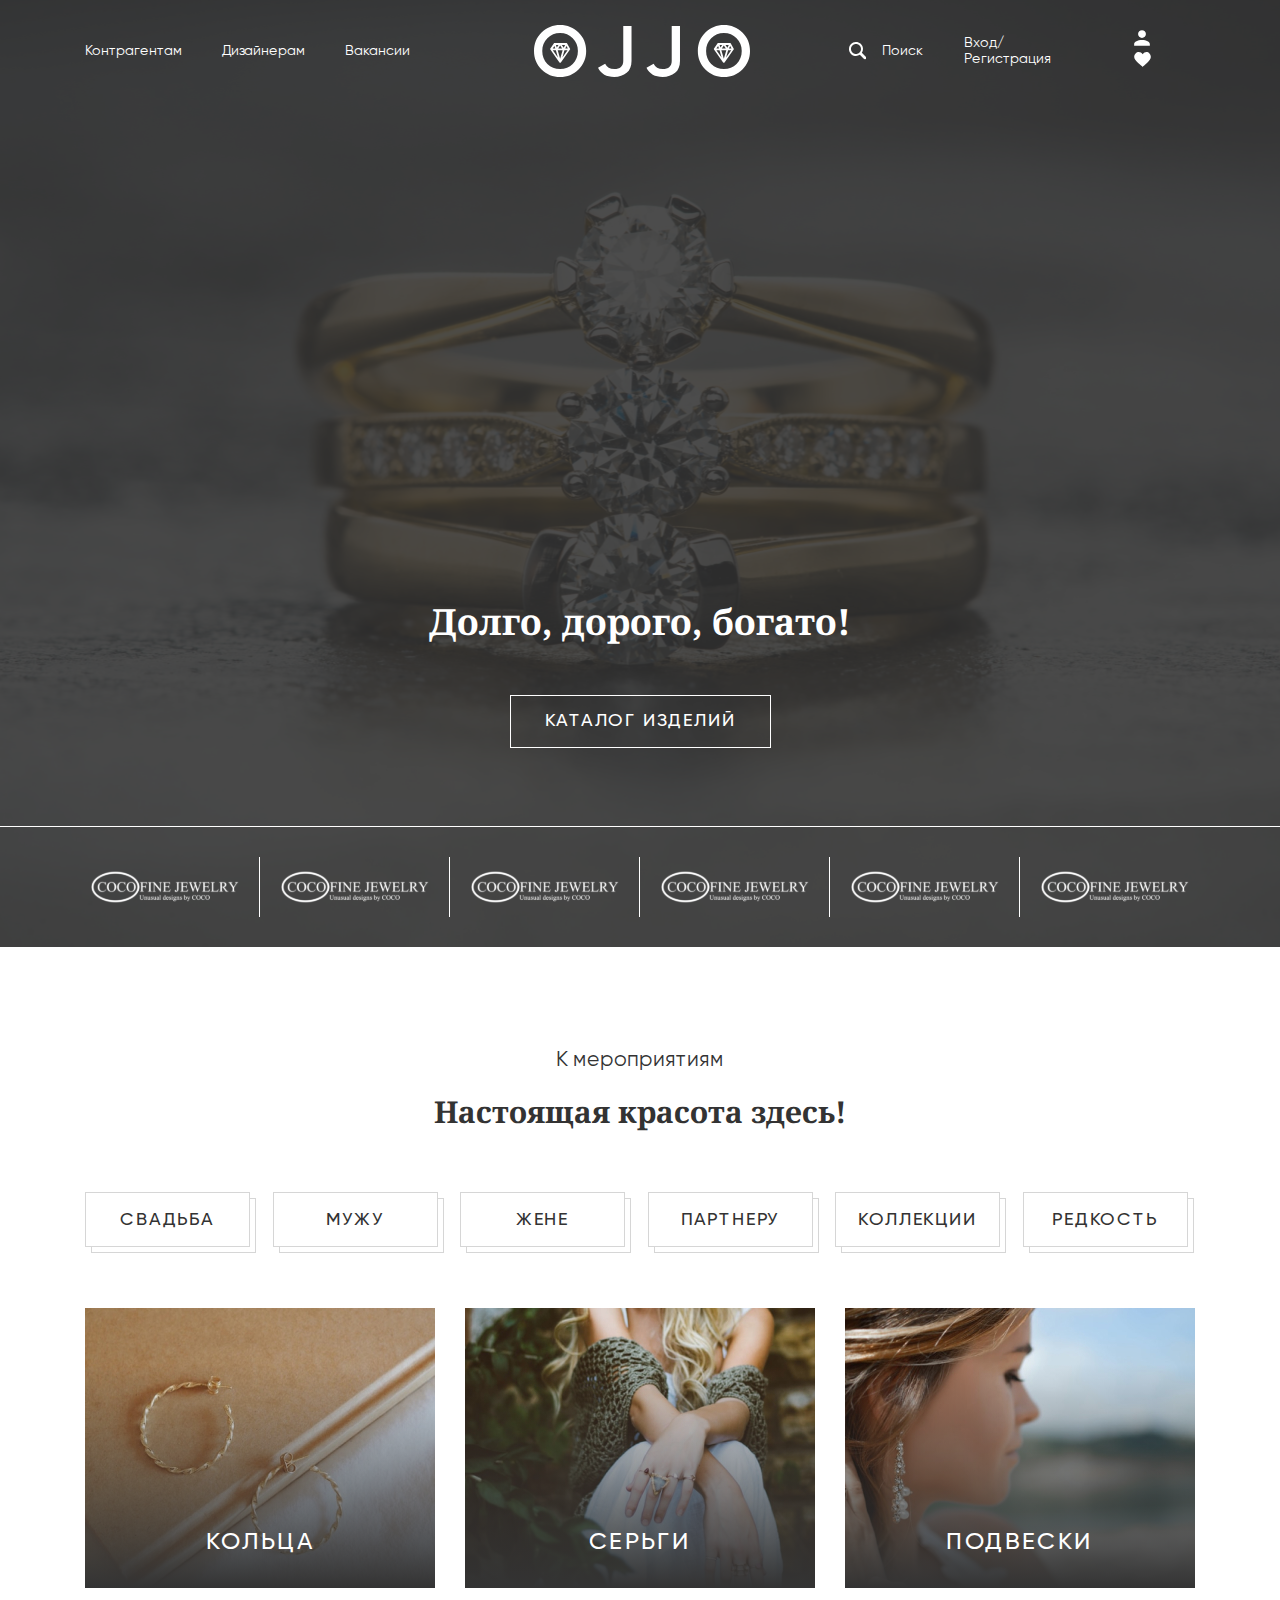
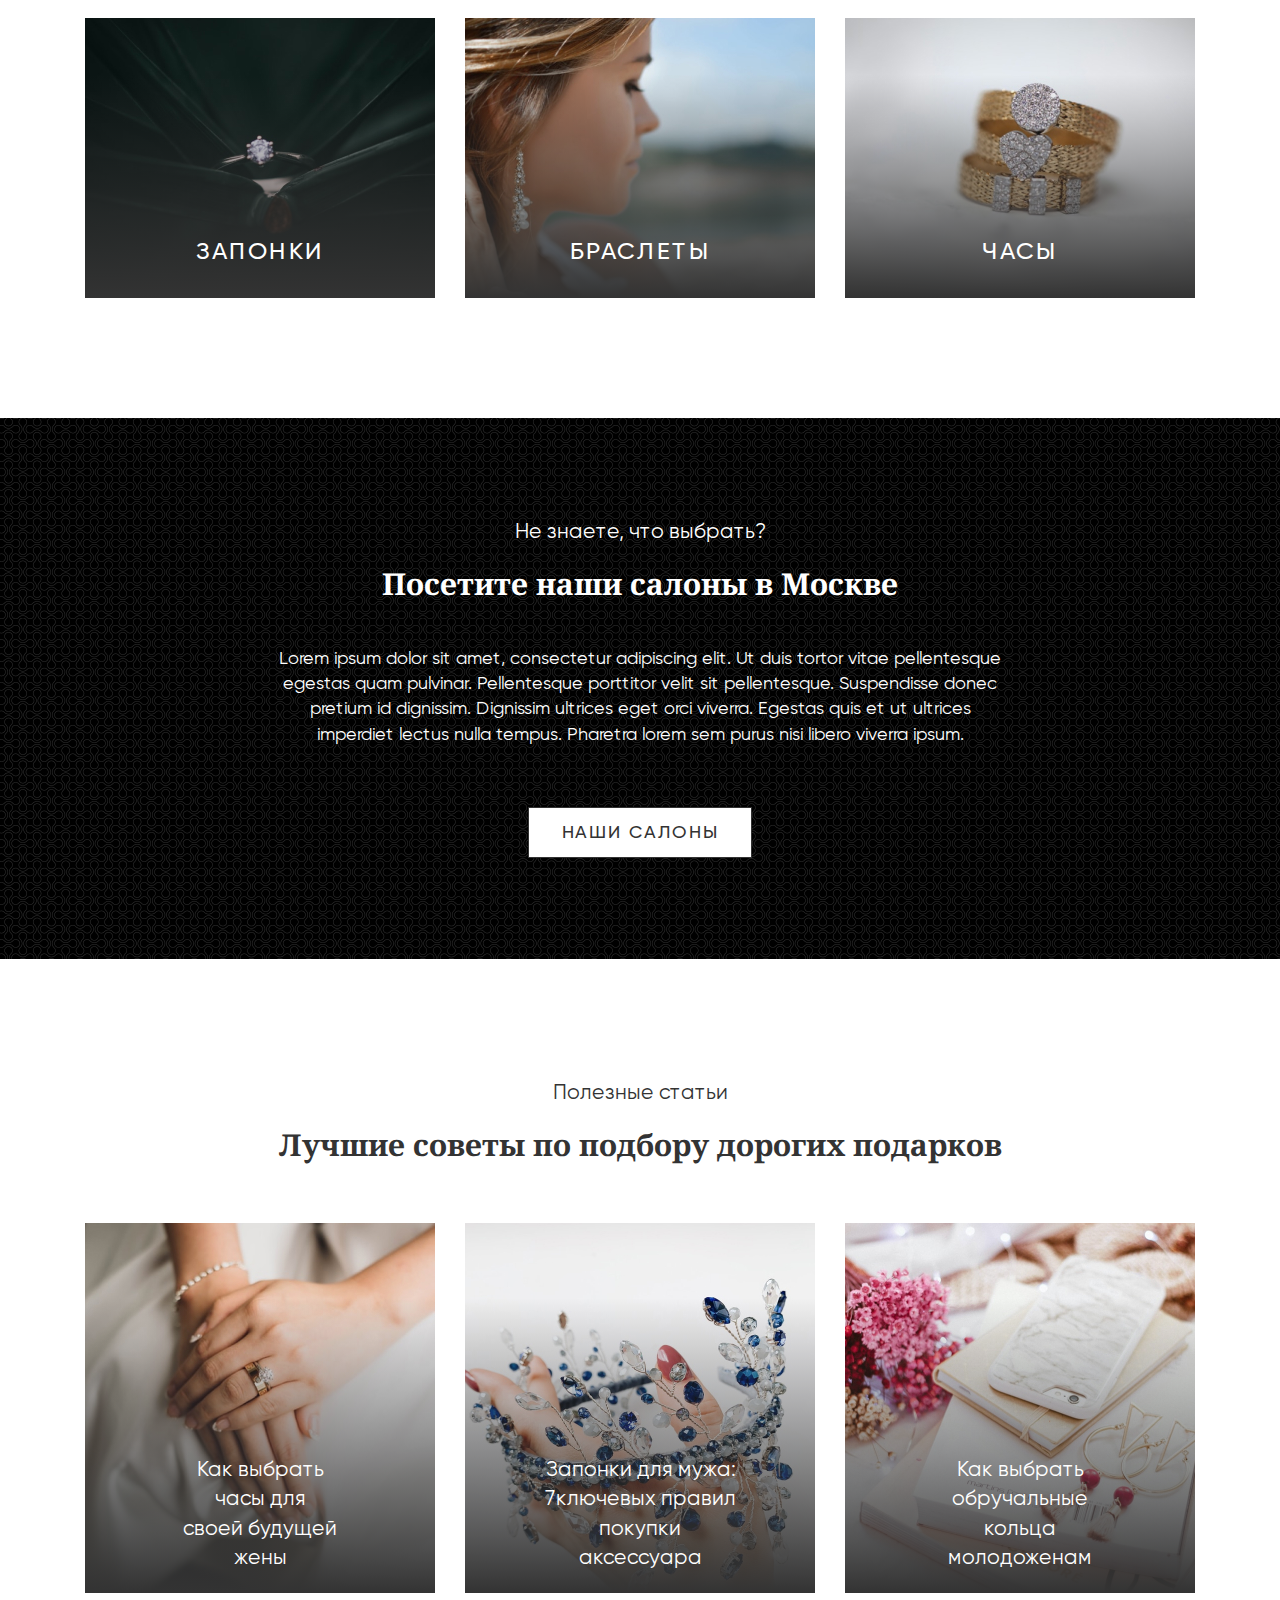
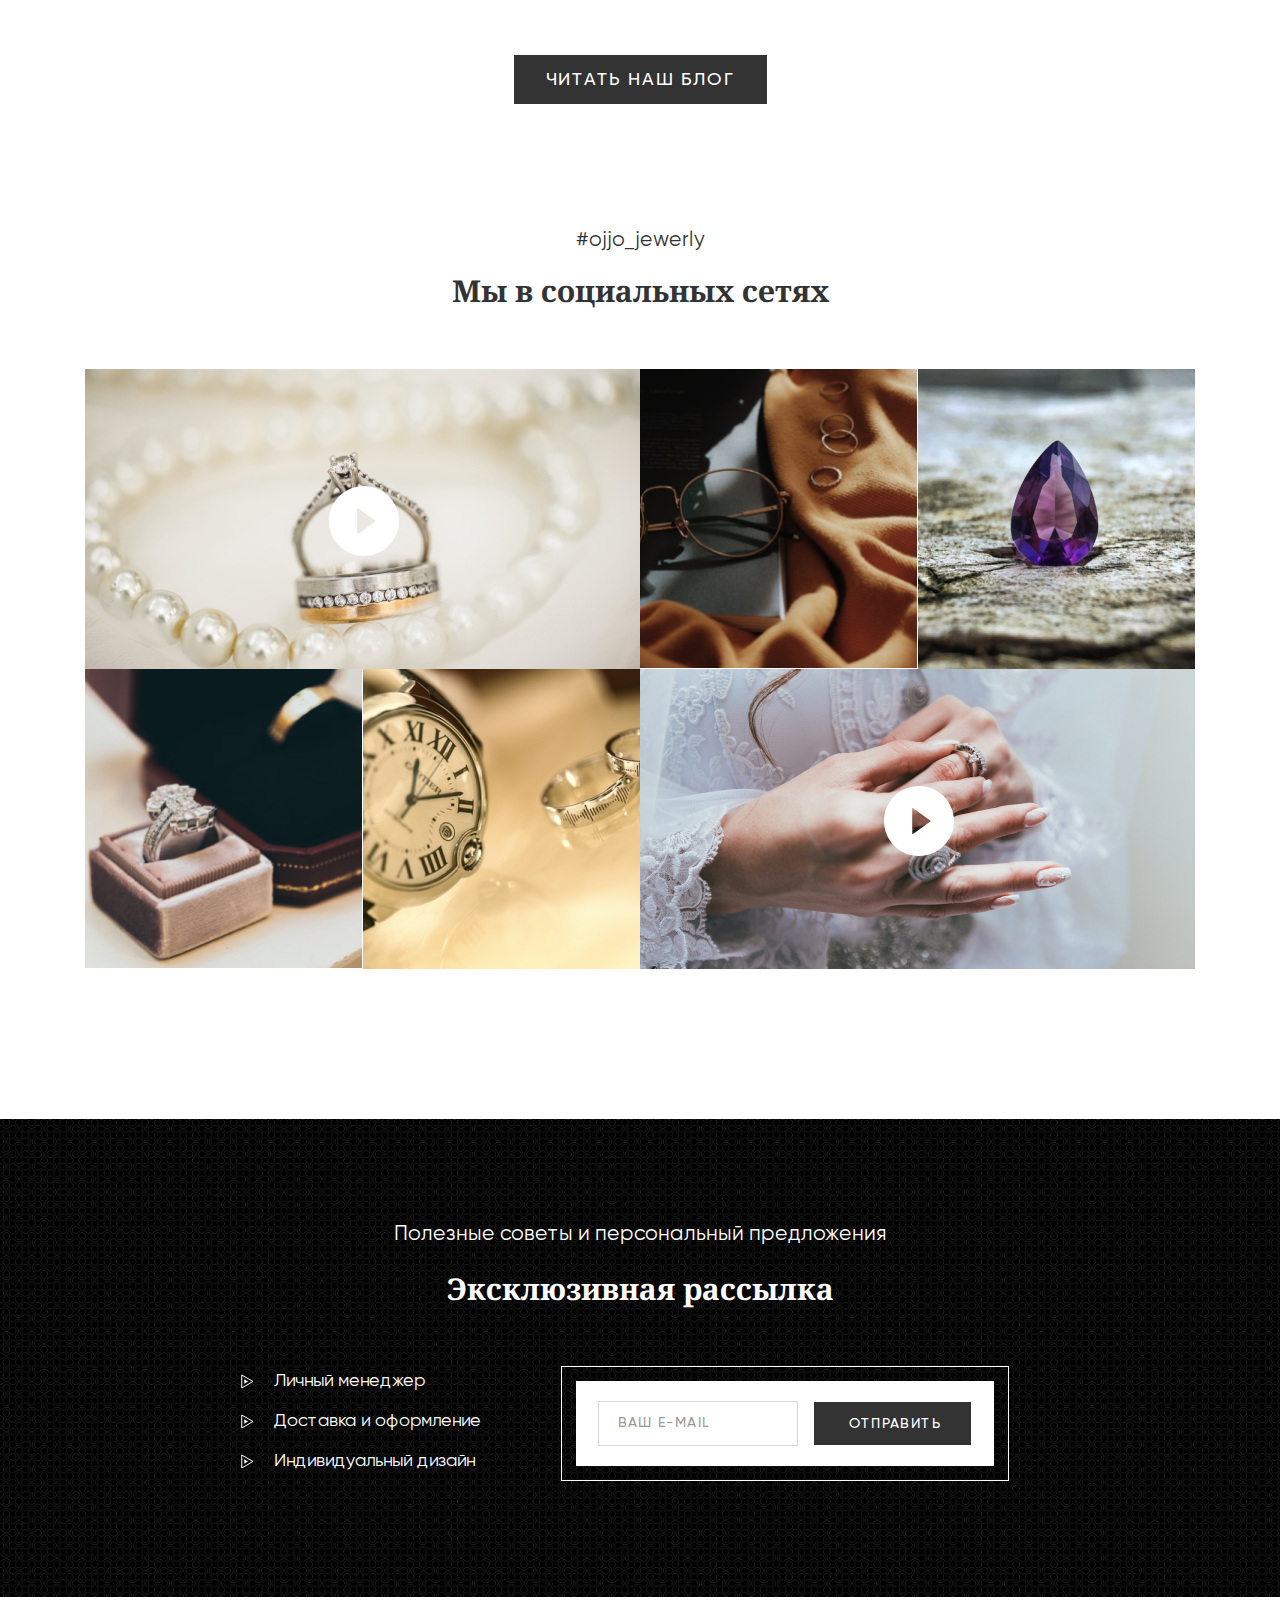
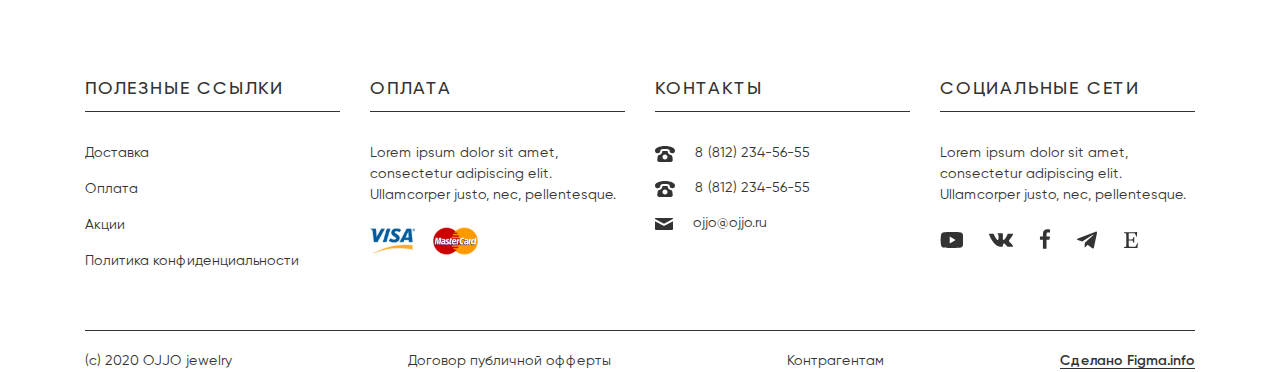
<file: index.html>
<!DOCTYPE html>
<html lang="ru">
<head>
  <meta charset="UTF-8">
  <meta name="viewport" content="width=device-width, initial-scale=1.0">
  <link rel="stylesheet" href="css/normalize.css">
  <link rel="stylesheet" href="css/main.css">
  <title>Home Ojjo</title>
</head>
<body class="body">
  <div class="page">
    <div class="container">
      <header class="header">
        <nav class="menu">
          <ul class="menu__list">
            <li class="menu__item">
              <a class="menu__link" href="#">Контрагентам</a>
            </li>
            <li class="menu__item">
              <a class="menu__link" href="#">Дизайнерам</a>
            </li>
            <li class="menu__item">
              <a class="menu__link" href="#">Вакансии</a>
            </li>
          </ul>
        </nav>
        <div class="header-logo">
          <a href="index.html">
            <img class="header-logo__img" src="img/logo.svg" alt="Логотип Ojjo">
          </a>
        </div>
        <div class="header-wrap">
          <div class="header-search">
            <button class="header-search__btn">
              <svg class="header-search__svg" x="0px" y="0px" width="18px" height="18px">
                <use xlink:href="img/sprite.svg#serch"></use>
              </svg>
              Поиск
            </button>
          </div>
          <div class="header-registration">
            <button class="header-registration__entry">Вход/</button>
            <button class="header-registration__reg">Регистрация</button>
          </div>
          <div class="header-icons">
            <button class="header-icons__account">
              <svg class="header-icons__svg" width="16" height="16" viewBox="0 0 34 34" fill="none" xmlns="http://www.w3.org/2000/svg">
                <path d="M17 0.333313C19.2102 0.333313 21.3298 1.21129 22.8926 2.77409C24.4554 4.33689 25.3334 6.45651 25.3334 8.66665C25.3334 10.8768 24.4554 12.9964 22.8926 14.5592C21.3298 16.122 19.2102 17 17 17C14.7899 17 12.6703 16.122 11.1075 14.5592C9.54468 12.9964 8.66671 10.8768 8.66671 8.66665C8.66671 6.45651 9.54468 4.33689 11.1075 2.77409C12.6703 1.21129 14.7899 0.333313 17 0.333313ZM17 21.1666C26.2084 21.1666 33.6667 24.8958 33.6667 29.5V33.6666H0.333374V29.5C0.333374 24.8958 7.79171 21.1666 17 21.1666Z" fill="white" />
              </svg>
            </button>
            <button class="header-icons__like">
              <svg class="header-icons__svg" width="17" height="17" viewBox="0 0 37 33" fill="none" xmlns="http://www.w3.org/2000/svg">
                <path d="M18.9408 5.21425C12.8189 -4.24194 0.428467 0.909488 0.428467 11.2104C0.428467 18.9457 17.4151 31.0457 18.9408 32.619C20.477 31.0457 36.6189 18.9457 36.6189 11.2104C36.6189 0.987583 25.0742 -4.24194 18.9408 5.21425Z" fill="white" />
              </svg>
            </button>
          </div>
          <button class="header-burger__menu">
            <span class="header-burger__menu-span"></span>
            <span class="header-burger__menu-span"></span>
            <span class="header-burger__menu-span"></span>
          </button>
          <ul class="header-social">
            <li class="header-social__item">
              <a class="header-social__link" href="">
                <svg width="35" height="25" viewBox="0 0 35 25" fill="none" xmlns="http://www.w3.org/2000/svg">
                  <path d="M33.8435 4.28559C33.6493 3.56414 33.269 2.90634 32.7407 2.37804C32.2124 1.84974 31.5546 1.46947 30.8332 1.27528C28.1763 0.556214 17.5001 0.556213 17.5001 0.556213C17.5001 0.556213 6.82381 0.556214 4.16694 1.27528C3.44549 1.46947 2.78769 1.84974 2.25939 2.37804C1.73109 2.90634 1.35082 3.56414 1.15662 4.28559C0.660527 6.99519 0.419785 9.74537 0.437563 12.5C0.419785 15.2545 0.660527 18.0047 1.15662 20.7143C1.35082 21.4358 1.73109 22.0936 2.25939 22.6219C2.78769 23.1502 3.44549 23.5305 4.16694 23.7246C6.82381 24.4437 17.5001 24.4437 17.5001 24.4437C17.5001 24.4437 28.1763 24.4437 30.8332 23.7246C31.5546 23.5305 32.2124 23.1502 32.7407 22.6219C33.269 22.0936 33.6493 21.4358 33.8435 20.7143C34.3396 18.0047 34.5803 15.2545 34.5626 12.5C34.5803 9.74537 34.3396 6.99519 33.8435 4.28559ZM14.0876 17.6187V7.38121L22.9479 12.5L14.0876 17.6187Z" fill="white" />
                </svg>
              </a>
            </li>
            <li class="header-social__item">
              <a class="header-social__link" href="">
                <svg width="36" height="22" viewBox="0 0 36 22" fill="none" xmlns="http://www.w3.org/2000/svg">
                  <path fill-rule="evenodd" clip-rule="evenodd" d="M32.0436 15.1364C32.0436 15.1364 34.9542 18.011 35.6742 19.3412C35.6882 19.3603 35.6992 19.3816 35.7066 19.4042C36 19.8956 36.072 20.2808 35.928 20.5652C35.685 21.035 34.8624 21.2708 34.5834 21.2906H29.439C29.0808 21.2906 28.3356 21.197 27.4284 20.5706C26.7354 20.0864 26.046 19.289 25.3782 18.5096C24.381 17.3522 23.5188 16.3478 22.6458 16.3478C22.5356 16.3475 22.4261 16.3658 22.3218 16.4018C21.6612 16.6106 20.8224 17.552 20.8224 20.0594C20.8224 20.8442 20.2032 21.2906 19.7694 21.2906H17.4132C16.6104 21.2906 12.4308 21.0098 8.72464 17.102C4.18324 12.3176 0.10444 2.71995 0.06484 2.63535C-0.18896 2.01435 0.34384 1.67595 0.91984 1.67595H6.11464C6.81124 1.67595 7.03804 2.09715 7.19644 2.47515C7.38004 2.90895 8.06044 4.64415 9.17644 6.59355C10.9836 9.76515 12.0942 11.0558 12.9816 11.0558C13.1484 11.0562 13.3123 11.0128 13.4568 10.9298C14.616 10.2926 14.4 6.15255 14.346 5.29935C14.346 5.13375 14.3442 3.45075 13.7502 2.63715C13.3254 2.05395 12.6018 1.82715 12.1644 1.74435C12.2814 1.57515 12.5298 1.31595 12.8484 1.16295C13.6422 0.76695 15.0768 0.709351 16.5006 0.709351H17.2908C18.8352 0.730951 19.2348 0.82995 19.7964 0.97215C20.9268 1.24215 20.9484 1.97475 20.8494 4.46955C20.8206 5.18235 20.79 5.98515 20.79 6.93015C20.79 7.13175 20.781 7.35675 20.781 7.58535C20.7468 8.86515 20.7018 10.307 21.6054 10.8992C21.7226 10.9722 21.858 11.0108 21.996 11.0108C22.3092 11.0108 23.247 11.0108 25.7904 6.64575C26.9064 4.71795 27.7704 2.44455 27.8298 2.27355C27.8802 2.17815 28.0314 1.90995 28.215 1.80195C28.3456 1.73246 28.4919 1.69775 28.6398 1.70115H34.7508C35.4168 1.70115 35.8686 1.80195 35.9568 2.05395C36.1044 2.46255 35.928 3.70995 33.138 7.48275C32.6682 8.11095 32.256 8.65455 31.8942 9.12975C29.3652 12.449 29.3652 12.6164 32.0436 15.1364Z" fill="white" />
                </svg>
              </a>
            </li>
            <li class="header-social__item">
              <a class="header-social__link" href="">
                <svg width="16" height="31" viewBox="0 0 16 31" fill="none" xmlns="http://www.w3.org/2000/svg">
                  <path d="M10.3283 30.1201V16.8016H14.9366L15.6216 11.587H10.3283V8.26547C10.3283 6.76072 10.7583 5.73047 12.9733 5.73047H15.78V1.08134C14.4144 0.938655 13.0417 0.869758 11.6683 0.87497C7.59497 0.87497 4.7983 3.29947 4.7983 7.75035V11.5772H0.219971V16.7918H4.8083V30.1201H10.3283Z" fill="white" />
                </svg>
              </a>
            </li>
            <li class="header-social__item">
              <a class="header-social__link" href="">
                <svg width="31" height="26" viewBox="0 0 31 26" fill="none" xmlns="http://www.w3.org/2000/svg">
                  <path d="M27.9975 0.575535L1.40252 10.831C-0.41248 11.56 -0.40198 12.5725 1.06952 13.024L7.89752 15.154L23.6955 5.18653C24.4425 4.73203 25.125 4.97653 24.564 5.47453L11.7645 17.026H11.7615L11.7645 17.0275L11.2935 24.0655C11.9835 24.0655 12.288 23.749 12.675 23.3755L15.9915 20.1505L22.89 25.246C24.162 25.9465 25.0755 25.5865 25.392 24.0685L29.9205 2.72654C30.384 0.868035 29.211 0.0265354 27.9975 0.575535Z" fill="white" />
                </svg>
              </a>
            </li>
            <li class="header-social__item">
              <a class="header-social__link" href="">
                <svg width="22" height="24" viewBox="0 0 22 24" fill="none" xmlns="http://www.w3.org/2000/svg">
                  <path d="M7.564 2.445C7.564 2.12 7.597 1.925 8.154 1.925H15.619C16.919 1.925 17.639 3.035 18.159 5.118L18.579 6.784H19.849C20.079 2.056 20.279 0 20.279 0C20.279 0 17.083 0.36 15.189 0.36H5.64L0.526001 0.196V1.566L2.251 1.892C3.461 2.132 3.751 2.388 3.851 3.498C3.851 3.498 3.961 6.768 3.961 12.138C3.961 17.523 3.871 20.748 3.871 20.748C3.871 21.721 3.481 22.081 2.281 22.321L0.559001 22.651V24L5.689 23.835H14.239C16.174 23.835 20.629 24 20.629 24C20.734 22.83 21.379 17.52 21.484 16.936H20.284L19 19.846C17.995 22.126 16.524 22.291 14.89 22.291H9.984C8.354 22.291 7.569 21.651 7.569 20.241V12.8C7.569 12.8 11.189 12.8 12.359 12.896C13.271 12.96 13.822 13.221 14.119 14.494L14.509 16.189H15.919L15.829 11.911L16.021 7.606H14.63L14.18 9.496C13.897 10.74 13.7 10.966 12.426 11.096C10.76 11.266 7.611 11.236 7.611 11.236V2.45H7.561L7.564 2.445Z" fill="white" />
                </svg>
              </a>
            </li>
          </ul>
        </div>
      </header>
    </div>
      <section class="dearly">
        <div class="dearly__wrap">
          <div class="container dearly__container">
            <h1 class="dearly__title">Долго, дорого, богато!</h1>
            <a class="dearly__btn" href="catalog.html">каталог изделий </a>
            <ul class="dearly__list">
              <li class="dearly__item">
                <img class="dearly__img" src="img/rectangle.svg" alt="Бренд COCO">
              </li>
              <li class="dearly__item">
                <img class="dearly__img" src="img/rectangle.svg" alt="Бренд COCO">
              </li>
              <li class="dearly__item">
                <img class="dearly__img" src="img/rectangle.svg" alt="Бренд COCO">
              </li>
              <li class="dearly__item">
                <img class="dearly__img" src="img/rectangle.svg" alt="Бренд COCO">
              </li>
              <li class="dearly__item">
                <img class="dearly__img" src="img/rectangle.svg" alt="Бренд COCO">
              </li>
              <li class="dearly__item">
                <img class="dearly__img" src="img/rectangle.svg" alt="Бренд COCO">
              </li>
            </ul>
          </div>
        </div>
      </section>
  </div>
  <section class="products">
    <div class="container">
      <div class="products__text">К мероприятиям</div>
      <h2 class="products__title">Настоящая красота здесь!</h2>
      <ul class="products__list-tab">
        <li class="products__item-tab">
          <span class="products__item-block products__item-block_active"></span>
          <a class="products__link-tab products__link-tab_active" href="">Свадьба</a>
        </li>
        <li class="products__item-tab">
          <span class="products__item-block"></span>
          <a class="products__link-tab" href="">Мужу</a>
        </li>
        <li class="products__item-tab">
          <span class="products__item-block"></span>
          <a class="products__link-tab" href="">Жене</a>
        </li>
        <li class="products__item-tab">
          <span class="products__item-block"></span>
          <a class="products__link-tab" href="">Партнеру</a>
        </li>
        <li class="products__item-tab">
          <span class="products__item-block"></span>
          <a class="products__link-tab" href="">Коллекции</a>
        </li>
        <li class="products__item-tab">
          <span class="products__item-block"></span>
          <a class="products__link-tab" href="">Редкость</a>
        </li>
      </ul>
      <ul class="products__list-card">
        <li class="products__item-card products__item-rings">
          <a class="products__link-card" href="#"><span class="products__link-text">кольца</span></a>
        </li>
        <li class="products__item-card products__item-earrings">
          <a class="products__link-card" href="#"><span class="products__link-text">серьги</span></a>
        </li>
        <li class="products__item-card  products__item-suspensions">
          <a class="products__link-card" href="#"><span class="products__link-text">подвески</span></a>
        </li>
        <li class="products__item-card products__item-cufflinks">
          <a class="products__link-card" href="#"><span class="products__link-text">запонки</span></a>
        </li>
        <li class="products__item-card products__item-bracelets">
          <a class="products__link-card" href="#"><span class="products__link-text">браслеты</span></a>
        </li>
        <li class="products__item-card products__item-watch">
          <a class="products__link-card" href="#"><span class="products__link-text">часы</span></a>
        </li>
      </ul>
    </div>
  </section>
  <section class="salons">
    <div class="salons__bg">
      <div class="container">
        <div class="salons__content">
          <div class="salons__text">Не знаете, что выбрать?</div>
          <h2 class="salons__title">Посетите наши салоны в Москве</h2>
          <p class="salons__description">
            Lorem ipsum dolor sit amet, consectetur adipiscing elit. Ut duis tortor vitae pellentesque egestas quam pulvinar. Pellentesque porttitor velit sit pellentesque. Suspendisse donec pretium id dignissim. Dignissim ultrices eget orci viverra. Egestas quis et ut ultrices imperdiet lectus nulla tempus. Pharetra lorem sem purus nisi libero viverra ipsum.
          </p>
          <a class="salons__btn" href="contacts.html">Наши салоны</a>
        </div>
      </div>
    </div>
  </section>
  <section class="article">
    <div class="container">
      <div class="article__text">Полезные статьи</div>
      <h2 class="article__title">Лучшие советы по подбору дорогих подарков</h2>
      <ul class="article__list">
        <li class="article__item article__item-img-1">
          <a class="article__link" href="#"><h3 class="article__link-text article__link-width-1">Как выбрать часы для своей будущей жены</h3></a>
        </li>
        <li class="article__item article__item-img-2">
          <a class="article__link" href="#"><h3 class="article__link-text article__link-width-2">Запонки для мужа: 7ключевых правил покупки аксессуара</h3></a>
        </li>
        <li class="article__item article__item-img-3">
          <a class="article__link" href="#"><h3 class="article__link-text article__link-width-3">Как выбрать обручальные кольца молодоженам</h3></a>
        </li>
      </ul>
      <div class="article__wrap-btn">
        <a class="article__btn" href="#">Читать наш блог</a>
      </div>
    </div>
  </section>
  <section class="social">
    <div class="container">
      <div class="social__text">#ojjo_jewerly</div>
      <h2 class="social__title">Мы в социальных сетях</h2>
      <ul class="social__list">
        <li class="social__item social__item-grid-1 social__item-after">
          <img class="social__img" src="img/social/img-1.jpg" alt="">
        </li>
        <li class="social__item social__item-grid-2">
          <img class="social__img" src="img/social/img-2.jpg" alt="">
        </li>
        <li class="social__item social__item-grid-3">
          <img class="social__img" src="img/social/img-3.jpg" alt="">
        </li>
        <li class="social__item social__item-grid-4">
          <img class="social__img" src="img/social/img-4.jpg" alt="">
        </li>
        <li class="social__item social__item-grid-5">
          <img class="social__img" src="img/social/img-5.jpg" alt="">
        </li>
        <li class="social__item social__item-grid-6 social__item-after">
          <img class="social__img" src="img/social/img-6.jpg" alt="">
        </li>
      </ul>
    </div>
  </section>
  <section class="mailing">
    <div class="mailing__bg">
      <div class="container mailing__container">
        <div class="mailing__text">Полезные советы и персональный предложения</div>
        <h2 class="mailing__title">Эксклюзивная рассылка</h2>
        <div class="mailing__wrap">
          <ul class="mailing__list">
            <li class="mailing__item">
              <svg width="17" height="17" viewBox="0 0 17 17" fill="none" xmlns="http://www.w3.org/2000/svg">
                <path d="M11 8.5L7.25 10.6651L7.25 6.33494L11 8.5Z" fill="white"/>
                <path d="M4.75 2.00481L16 8.5L4.75 14.9952L4.75 2.00481Z" stroke="white"/>
              </svg>
              <span class="mailing__item-text">Личный менеджер</span>
            </li>
            <li class="mailing__item">
              <svg width="17" height="17" viewBox="0 0 17 17" fill="none" xmlns="http://www.w3.org/2000/svg">
                <path d="M11 8.5L7.25 10.6651L7.25 6.33494L11 8.5Z" fill="white"/>
                <path d="M4.75 2.00481L16 8.5L4.75 14.9952L4.75 2.00481Z" stroke="white"/>
              </svg>
              <span class="mailing__item-text">Доставка и оформление</span>
            </li>
            <li class="mailing__item">
              <svg width="17" height="17" viewBox="0 0 17 17" fill="none" xmlns="http://www.w3.org/2000/svg">
                <path d="M11 8.5L7.25 10.6651L7.25 6.33494L11 8.5Z" fill="white"/>
                <path d="M4.75 2.00481L16 8.5L4.75 14.9952L4.75 2.00481Z" stroke="white"/>
              </svg>
              <span class="mailing__item-text">Индивидуальный дизайн</span>
            </li>
          </ul>
          <div class="mailing__form">
            <div class="mailing__content">
              <input class="mailing__input" type="text" placeholder="ваш e-mail">
              <button class="mailing__btn">отправить</button>
            </div>
          </div>
        </div>
      </div>
    </div>
  </section>
  <footer class="footer">
    <div class="container">
      <ul class="footer__list">

        <li class="footer__item">
          <h3 class="footer__title">Полезные ссылки</h3>
          <nav class="footer__menu">
            <ul class="footer__menu-list">
              <li class="footer__menu-item">
                <a class="footer__menu-link" href="#">Доставка</a>
              </li>
              <li class="footer__menu-item">
                <a class="footer__menu-link" href="#">Оплата </a>
              </li>
              <li class="footer__menu-item">
                <a class="footer__menu-link" href="#">Акции</a>
              </li>
              <li class="footer__menu-item">
                <a class="footer__menu-link" href="#">Политика конфиденциальности</a>
              </li>
            </ul>
          </nav>
        </li>

        <li class="footer__item">
          <h3 class="footer__title">оплата</h3>
          <p class="footer__text footer__text-payment">Lorem ipsum dolor sit amet, consectetur adipiscing elit. Ullamcorper justo, nec, pellentesque.</p>
          <ul class="footer__payment">
            <li class="footer__payment-item">
              <a class="footer__payment-link" href="#">
                <img src="img/visa.svg" alt="visa">
              </a>
            </li>
            <li class="footer__payment-item">
              <a class="footer__payment-link" href="#">
                <img src="img/master-card.svg" alt="Master card">
              </a>
            </li>
          </ul>
        </li>

        <li class="footer__item">
          <h3 class="footer__title">контакты</h3>
            <ul class="footer__contacts">
              <li class="footer__contacts-item">
                <a class="footer__contacts-link" href="tel:88122345655">
                  <svg class="footer__contacts-svg" x="0px" y="0px" width="20px" height="16px">
                    <use xlink:href="img/sprite.svg#phone"></use>
                  </svg>
                  <span class="footer__contacts-text">8 (812) 234-56-55</span>
                </a>
              </li>
              <li class="footer__contacts-item">
                <a class="footer__contacts-link" href="tel:88122345655">
                  <svg class="footer__contacts-svg" x="0px" y="0px" width="20px" height="16px">
                    <use xlink:href="img/sprite.svg#phone"></use>
                  </svg>
                  <span class="footer__contacts-text">8 (812) 234-56-55</span>
                </a>
              </li>
              <li class="footer__contacts-item">
                <a class="footer__contacts-link" href="mailto:ojjo@ojjo.ru">
                  <svg class="footer__contacts-svg" x="0px" y="0px" width="18px" height="12px">
                    <use xlink:href="img/sprite.svg#email"></use>
                  </svg>
                  <span class="footer__contacts-text">ojjo@ojjo.ru</span>
                </a>
              </li>
            </ul>
        </li>

        <li class="footer__item">
          <h3 class="footer__title">социальные сети</h3>
          <p class="footer__text footer__text-social">Lorem ipsum dolor sit amet, consectetur adipiscing elit. Ullamcorper justo, nec, pellentesque.</p>
          <ul class="footer__social">
            <li class="footer__social-item">
              <a class="footer__social-link" href="#">
                <svg class="footer__contacts-svg" x="0px" y="0px" width="23px" height="16px">
                  <use xlink:href="img/sprite.svg#youtube"></use>
                </svg>
              </a>
            </li>
            <li class="footer__social-item">
              <a class="footer__social-link" href="#">
                <svg class="footer__contacts-svg" x="0px" y="0px" width="24px" height="14px">
                  <use xlink:href="img/sprite.svg#vk"></use>
                </svg>
              </a>
            </li>
            <li class="footer__social-item">
              <a class="footer__social-link" href="#">
                <svg class="footer__contacts-svg" x="0px" y="0px" width="12px" height="22px">
                  <use xlink:href="img/sprite.svg#facebook"></use>
                </svg>
              </a>
            </li>
            <li class="footer__social-item">
              <a class="footer__social-link" href="#">
                <svg class="footer__contacts-svg" x="0px" y="0px" width="21px" height="18px">
                  <use xlink:href="img/sprite.svg#telegram"></use>
                </svg>
              </a>
            </li>
            <li class="footer__social-item">
              <a class="footer__social-link" href="#">
                <svg class="footer__contacts-svg" x="0px" y="0px" width="14px" height="16px">
                  <use xlink:href="img/sprite.svg#e"></use>
                </svg>
              </a>
            </li>
          </ul>
        </li>
      </ul>
      <div class="copyright">
        <ul class="copyright__list">
          <li class="copyright__item">
            <span class="copyright__text">(c) 2020 OJJO jewelry</span>
          </li>
          <li class="copyright__item">
            <a href="#" class="copyright__text">Договор публичной офферты</a>
          </li>
          <li class="copyright__item">
            <a href="#" class="copyright__text">Контрагентам</a>
          </li>
          <li class="copyright__item">
            <a href="#" class="copyright__text copyright__text-fw-600">Сделано Figma.info</a>
          </li>
        </ul>
      </div>
    </div>
  </footer>
  <script src="js/main.js"></script>
</body>
</html>
</file>
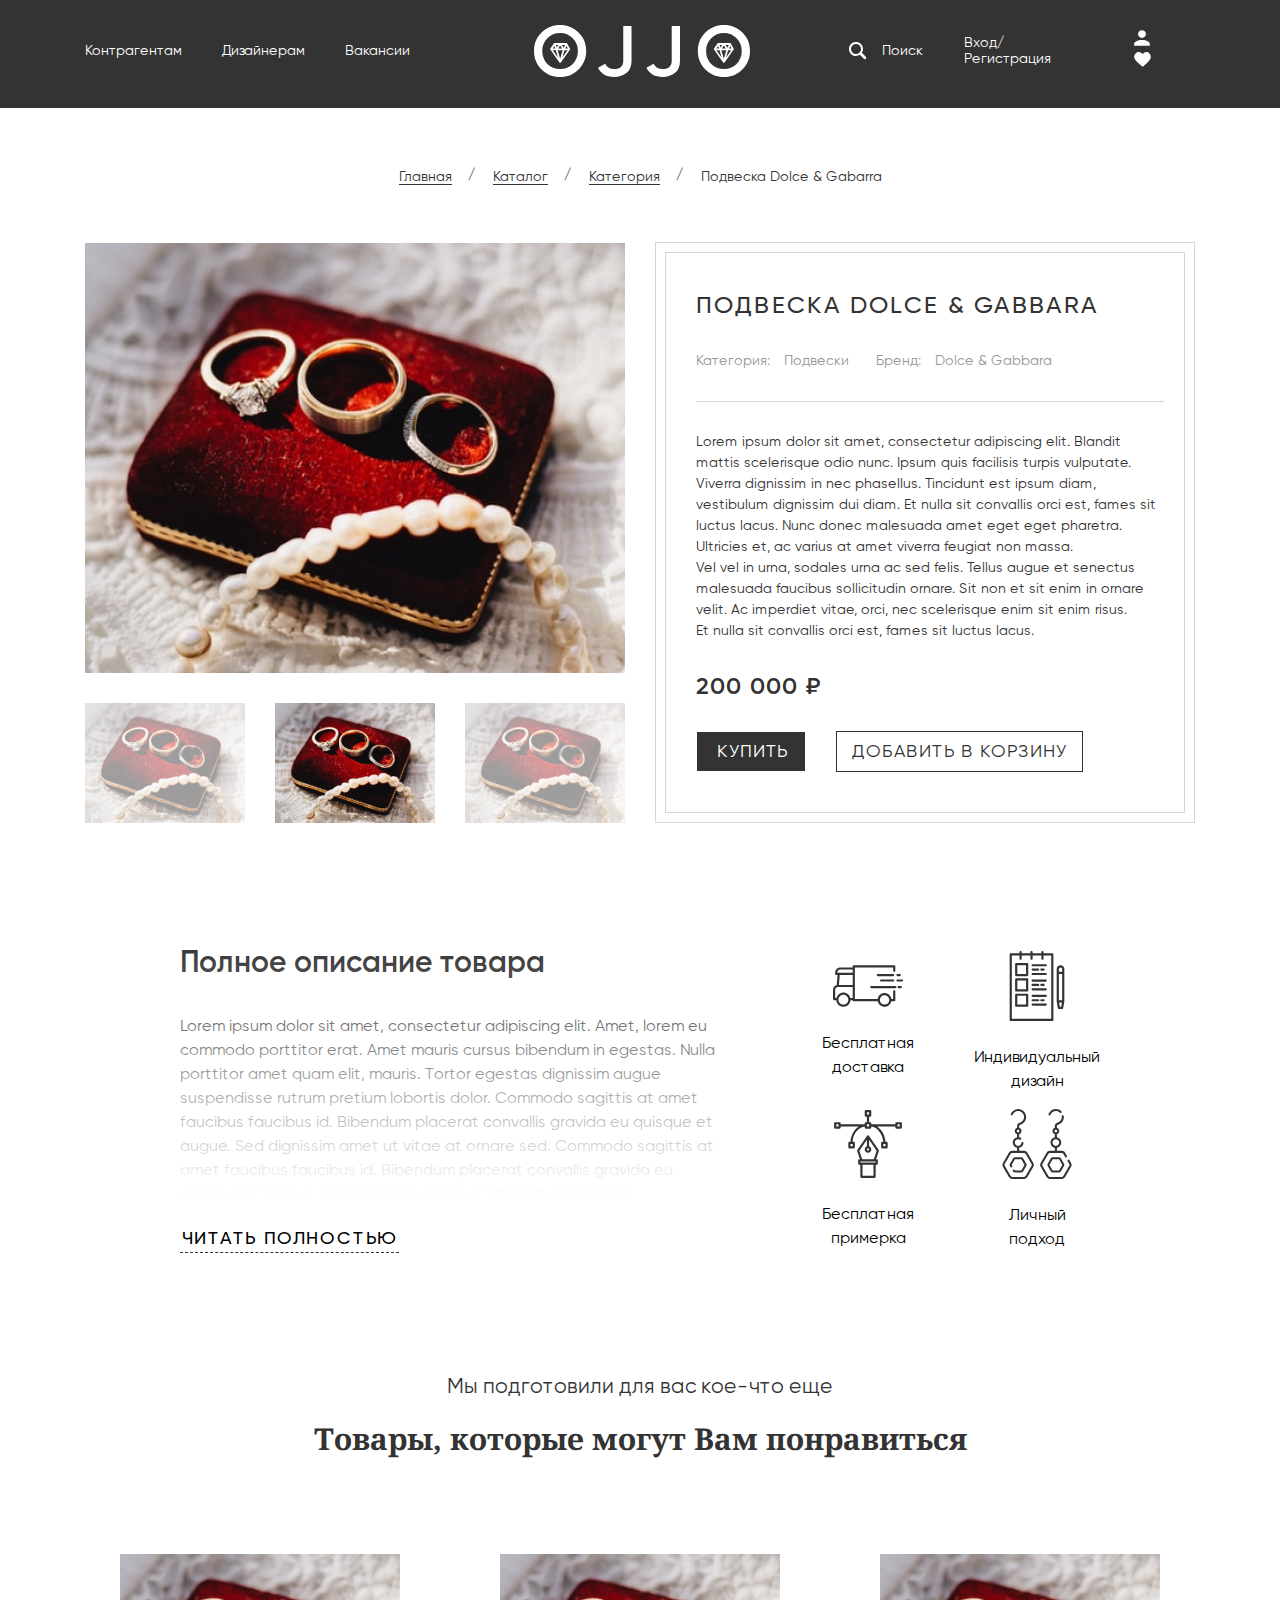
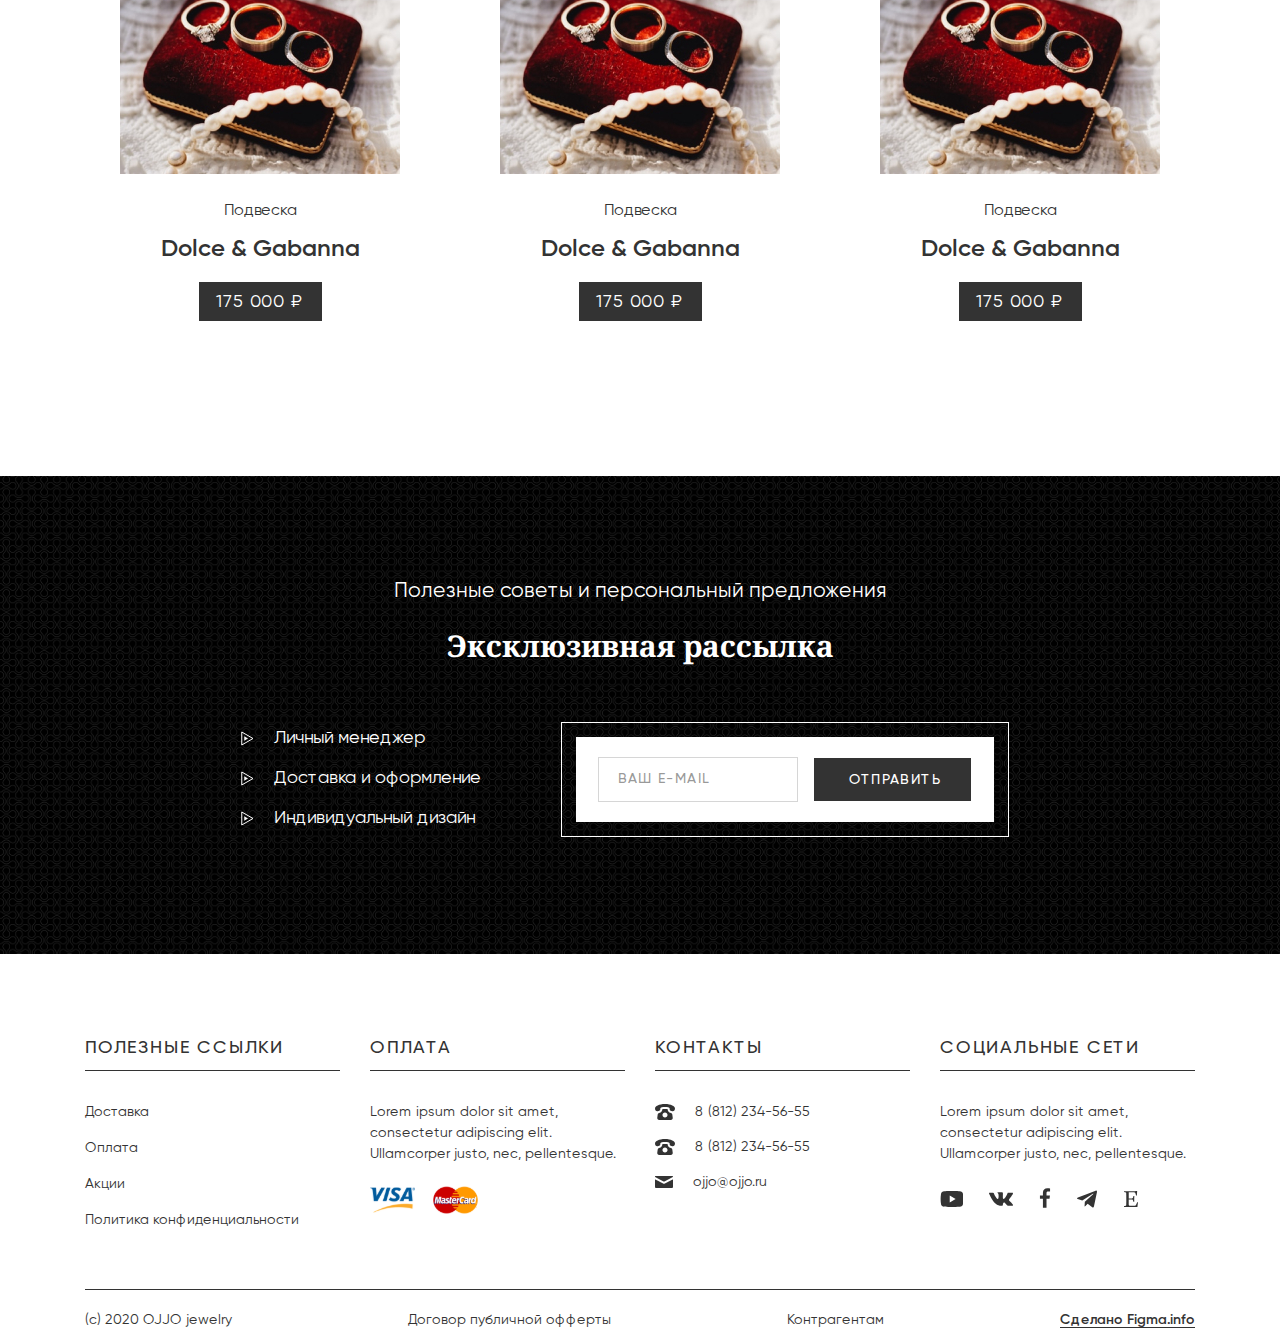
<file: card.html>
<!DOCTYPE html>
<html lang="ru">
<head>
  <meta charset="UTF-8">
  <meta name="viewport" content="width=device-width, initial-scale=1.0">
  <link rel="stylesheet" href="css/normalize.css">
  <link rel="stylesheet" href="css/main.css">
  <title>cards</title>
</head>
<body class="body">
  <div class="page-bg">
    <div class="page-bg-wrap">
      <div class="container">
        <header class="header header__card">
          <nav class="menu">
            <ul class="menu__list">
              <li class="menu__item">
                <a class="menu__link" href="#">Контрагентам</a>
              </li>
              <li class="menu__item">
                <a class="menu__link" href="#">Дизайнерам</a>
              </li>
              <li class="menu__item">
                <a class="menu__link" href="#">Вакансии</a>
              </li>
            </ul>
          </nav>
          <div class="header-logo">
            <a href="index.html">
              <img class="header-logo__img" src="img/logo.svg" alt="Логотип Ojjo">
            </a>
          </div>
          <div class="header-wrap">
            <div class="header-search">
              <button class="header-search__btn">
                <svg class="header-search__svg" x="0px" y="0px" width="18px" height="18px">
                  <use xlink:href="img/sprite.svg#serch"></use>
                </svg>
                Поиск
              </button>
            </div>
            <div class="header-registration">
              <button class="header-registration__entry">Вход/</button>
              <button class="header-registration__reg">Регистрация</button>
            </div>
            <div class="header-icons">
              <button class="header-icons__account">
                <svg class="header-icons__svg" width="16" height="16" viewBox="0 0 34 34" fill="none" xmlns="http://www.w3.org/2000/svg">
                  <path d="M17 0.333313C19.2102 0.333313 21.3298 1.21129 22.8926 2.77409C24.4554 4.33689 25.3334 6.45651 25.3334 8.66665C25.3334 10.8768 24.4554 12.9964 22.8926 14.5592C21.3298 16.122 19.2102 17 17 17C14.7899 17 12.6703 16.122 11.1075 14.5592C9.54468 12.9964 8.66671 10.8768 8.66671 8.66665C8.66671 6.45651 9.54468 4.33689 11.1075 2.77409C12.6703 1.21129 14.7899 0.333313 17 0.333313ZM17 21.1666C26.2084 21.1666 33.6667 24.8958 33.6667 29.5V33.6666H0.333374V29.5C0.333374 24.8958 7.79171 21.1666 17 21.1666Z" fill="white" />
                </svg>
              </button>
              <button class="header-icons__like">
                <svg class="header-icons__svg" width="17" height="17" viewBox="0 0 37 33" fill="none" xmlns="http://www.w3.org/2000/svg">
                  <path d="M18.9408 5.21425C12.8189 -4.24194 0.428467 0.909488 0.428467 11.2104C0.428467 18.9457 17.4151 31.0457 18.9408 32.619C20.477 31.0457 36.6189 18.9457 36.6189 11.2104C36.6189 0.987583 25.0742 -4.24194 18.9408 5.21425Z" fill="white" />
                </svg>
              </button>
            </div>
            <button class="header-burger__menu">
              <span class="header-burger__menu-span"></span>
              <span class="header-burger__menu-span"></span>
              <span class="header-burger__menu-span"></span>
            </button>
            <ul class="header-social">
              <li class="header-social__item">
                <a class="header-social__link" href="">
                  <svg width="35" height="25" viewBox="0 0 35 25" fill="none" xmlns="http://www.w3.org/2000/svg">
                    <path d="M33.8435 4.28559C33.6493 3.56414 33.269 2.90634 32.7407 2.37804C32.2124 1.84974 31.5546 1.46947 30.8332 1.27528C28.1763 0.556214 17.5001 0.556213 17.5001 0.556213C17.5001 0.556213 6.82381 0.556214 4.16694 1.27528C3.44549 1.46947 2.78769 1.84974 2.25939 2.37804C1.73109 2.90634 1.35082 3.56414 1.15662 4.28559C0.660527 6.99519 0.419785 9.74537 0.437563 12.5C0.419785 15.2545 0.660527 18.0047 1.15662 20.7143C1.35082 21.4358 1.73109 22.0936 2.25939 22.6219C2.78769 23.1502 3.44549 23.5305 4.16694 23.7246C6.82381 24.4437 17.5001 24.4437 17.5001 24.4437C17.5001 24.4437 28.1763 24.4437 30.8332 23.7246C31.5546 23.5305 32.2124 23.1502 32.7407 22.6219C33.269 22.0936 33.6493 21.4358 33.8435 20.7143C34.3396 18.0047 34.5803 15.2545 34.5626 12.5C34.5803 9.74537 34.3396 6.99519 33.8435 4.28559ZM14.0876 17.6187V7.38121L22.9479 12.5L14.0876 17.6187Z" fill="white" />
                  </svg>
                </a>
              </li>
              <li class="header-social__item">
                <a class="header-social__link" href="">
                  <svg width="36" height="22" viewBox="0 0 36 22" fill="none" xmlns="http://www.w3.org/2000/svg">
                    <path fill-rule="evenodd" clip-rule="evenodd" d="M32.0436 15.1364C32.0436 15.1364 34.9542 18.011 35.6742 19.3412C35.6882 19.3603 35.6992 19.3816 35.7066 19.4042C36 19.8956 36.072 20.2808 35.928 20.5652C35.685 21.035 34.8624 21.2708 34.5834 21.2906H29.439C29.0808 21.2906 28.3356 21.197 27.4284 20.5706C26.7354 20.0864 26.046 19.289 25.3782 18.5096C24.381 17.3522 23.5188 16.3478 22.6458 16.3478C22.5356 16.3475 22.4261 16.3658 22.3218 16.4018C21.6612 16.6106 20.8224 17.552 20.8224 20.0594C20.8224 20.8442 20.2032 21.2906 19.7694 21.2906H17.4132C16.6104 21.2906 12.4308 21.0098 8.72464 17.102C4.18324 12.3176 0.10444 2.71995 0.06484 2.63535C-0.18896 2.01435 0.34384 1.67595 0.91984 1.67595H6.11464C6.81124 1.67595 7.03804 2.09715 7.19644 2.47515C7.38004 2.90895 8.06044 4.64415 9.17644 6.59355C10.9836 9.76515 12.0942 11.0558 12.9816 11.0558C13.1484 11.0562 13.3123 11.0128 13.4568 10.9298C14.616 10.2926 14.4 6.15255 14.346 5.29935C14.346 5.13375 14.3442 3.45075 13.7502 2.63715C13.3254 2.05395 12.6018 1.82715 12.1644 1.74435C12.2814 1.57515 12.5298 1.31595 12.8484 1.16295C13.6422 0.76695 15.0768 0.709351 16.5006 0.709351H17.2908C18.8352 0.730951 19.2348 0.82995 19.7964 0.97215C20.9268 1.24215 20.9484 1.97475 20.8494 4.46955C20.8206 5.18235 20.79 5.98515 20.79 6.93015C20.79 7.13175 20.781 7.35675 20.781 7.58535C20.7468 8.86515 20.7018 10.307 21.6054 10.8992C21.7226 10.9722 21.858 11.0108 21.996 11.0108C22.3092 11.0108 23.247 11.0108 25.7904 6.64575C26.9064 4.71795 27.7704 2.44455 27.8298 2.27355C27.8802 2.17815 28.0314 1.90995 28.215 1.80195C28.3456 1.73246 28.4919 1.69775 28.6398 1.70115H34.7508C35.4168 1.70115 35.8686 1.80195 35.9568 2.05395C36.1044 2.46255 35.928 3.70995 33.138 7.48275C32.6682 8.11095 32.256 8.65455 31.8942 9.12975C29.3652 12.449 29.3652 12.6164 32.0436 15.1364Z" fill="white" />
                  </svg>
                </a>
              </li>
              <li class="header-social__item">
                <a class="header-social__link" href="">
                  <svg width="16" height="31" viewBox="0 0 16 31" fill="none" xmlns="http://www.w3.org/2000/svg">
                    <path d="M10.3283 30.1201V16.8016H14.9366L15.6216 11.587H10.3283V8.26547C10.3283 6.76072 10.7583 5.73047 12.9733 5.73047H15.78V1.08134C14.4144 0.938655 13.0417 0.869758 11.6683 0.87497C7.59497 0.87497 4.7983 3.29947 4.7983 7.75035V11.5772H0.219971V16.7918H4.8083V30.1201H10.3283Z" fill="white" />
                  </svg>
                </a>
              </li>
              <li class="header-social__item">
                <a class="header-social__link" href="">
                  <svg width="31" height="26" viewBox="0 0 31 26" fill="none" xmlns="http://www.w3.org/2000/svg">
                    <path d="M27.9975 0.575535L1.40252 10.831C-0.41248 11.56 -0.40198 12.5725 1.06952 13.024L7.89752 15.154L23.6955 5.18653C24.4425 4.73203 25.125 4.97653 24.564 5.47453L11.7645 17.026H11.7615L11.7645 17.0275L11.2935 24.0655C11.9835 24.0655 12.288 23.749 12.675 23.3755L15.9915 20.1505L22.89 25.246C24.162 25.9465 25.0755 25.5865 25.392 24.0685L29.9205 2.72654C30.384 0.868035 29.211 0.0265354 27.9975 0.575535Z" fill="white" />
                  </svg>
                </a>
              </li>
              <li class="header-social__item">
                <a class="header-social__link" href="">
                  <svg width="22" height="24" viewBox="0 0 22 24" fill="none" xmlns="http://www.w3.org/2000/svg">
                    <path d="M7.564 2.445C7.564 2.12 7.597 1.925 8.154 1.925H15.619C16.919 1.925 17.639 3.035 18.159 5.118L18.579 6.784H19.849C20.079 2.056 20.279 0 20.279 0C20.279 0 17.083 0.36 15.189 0.36H5.64L0.526001 0.196V1.566L2.251 1.892C3.461 2.132 3.751 2.388 3.851 3.498C3.851 3.498 3.961 6.768 3.961 12.138C3.961 17.523 3.871 20.748 3.871 20.748C3.871 21.721 3.481 22.081 2.281 22.321L0.559001 22.651V24L5.689 23.835H14.239C16.174 23.835 20.629 24 20.629 24C20.734 22.83 21.379 17.52 21.484 16.936H20.284L19 19.846C17.995 22.126 16.524 22.291 14.89 22.291H9.984C8.354 22.291 7.569 21.651 7.569 20.241V12.8C7.569 12.8 11.189 12.8 12.359 12.896C13.271 12.96 13.822 13.221 14.119 14.494L14.509 16.189H15.919L15.829 11.911L16.021 7.606H14.63L14.18 9.496C13.897 10.74 13.7 10.966 12.426 11.096C10.76 11.266 7.611 11.236 7.611 11.236V2.45H7.561L7.564 2.445Z" fill="white" />
                  </svg>
                </a>
              </li>
            </ul>
          </div>
        </header>
      </div>
    </div>

    <section class="crumbs">
      <div class="container">
        <ul class="crumbs__list">
          <li class="crumbs__item">
            <a class="crumbs__link" href="index.html">Главная</a>
          </li>
          <li class="crumbs__item">
            <a class="crumbs__link" href="catalog.html">Каталог</a>
          </li>
          <li class="crumbs__item">
            <a class="crumbs__link" href="#">Категория</a>
          </li>
          <li class="crumbs__item">
            <a class="crumbs__link crumbs__link_active" href="#">Подвеска Dolce & Gabarra</a>
          </li>
        </ul>
      </div>
    </section>

    <section class="card">
      <div class="container">
        <div class="card__wrap">
          <div class="card__image-block">
            <img class="card__image" src="img/card/rings-card.jpg" alt="Кольца">
            <ul class="card__image-list">
              <li class="card__image-item">
                <img src="img/card/rings-mini.jpg" alt="Кольца">
              </li>
              <li class="card__image-item">
                <img src="img/card/rings-mini.jpg" alt="Кольца">
              </li>
              <li class="card__image-item">
                <img src="img/card/rings-mini.jpg" alt="Кольца">
              </li>
            </ul>
          </div>
          <div class="card__content-block">
            <div class="card__content-border">
              <h2 class="card__title">Подвеска Dolce & Gabbara</h2>
              <ul class="card__setting-list">
                <li class="card__setting-item">
                  <span class="card__setting-text">Категория:</span>
                  <span class="card__setting-text">Подвески</span>
                </li>
                <li class="card__setting-item">
                  <span class="card__setting-text">Бренд:</span>
                  <span class="card__setting-text">Dolce & Gabbara</span>
                </li>
              </ul>
              <div class="card__description-wrap">
                <p class="card__description">Lorem ipsum dolor sit amet, consectetur adipiscing elit. Blandit mattis scelerisque odio nunc. Ipsum quis facilisis turpis vulputate. Viverra dignissim in nec phasellus. Tincidunt est ipsum diam, vestibulum dignissim&nbsp;dui diam. Et nulla sit convallis orci est, fames sit luctus lacus. Nunc donec malesuada amet eget eget pharetra. Ultricies et, ac varius at amet viverra feugiat non massa.
                </p>
                <p class="card__description">Vel vel in urna, sodales urna ac sed felis. Tellus augue et senectus malesuada faucibus sollicitudin ornare. Sit non et sit enim in ornare velit. Ac imperdiet vitae, orci, nec scelerisque enim sit enim risus.
                <br>Et nulla sit convallis orci est, fames sit luctus lacus.</p>
              </div>
              <div class="card__price">200 000 ₽ </div>
              <div class="card__btn-wrap">
                <button class="card__btn-buy">купить</button>
                <button class="card__btn-basket">добавить в корзину</button>
              </div>
            </div>
          </div>
        </div>
      </div>
    </section>

    <section class="service service__card">
      <div class="container">
        <h2 class="service__title visually-hidden">Сервис</h2>
        <div class="service__wrap">
          <div class="service__description">
            <h2 class="service__title-card">Полное описание товара</h2>
            Lorem ipsum dolor sit amet, consectetur adipiscing elit. Amet, lorem eu commodo porttitor erat. Amet mauris cursus bibendum in egestas. Nulla porttitor amet quam elit, mauris. Tortor egestas dignissim augue suspendisse rutrum pretium lobortis dolor. Commodo sagittis at amet faucibus faucibus id. Bibendum placerat convallis gravida eu quisque et augue. Sed dignissim amet ut vitae at ornare sed.
            Commodo sagittis at amet faucibus faucibus id. Bibendum placerat convallis gravida eu quisque et augue. Sed dignissim amet ut vitae at ornare sed.
            <button class="service__read">читать полностью</button>
          </div>
          <ul class="service__list service__list-card">
            <li class="service__item">
              <img class="service__img" src="img/service/car.svg" alt="Бесплатная доставка">
              <div class="service__text">Бесплатная доставка</div>
            </li>
            <li class="service__item">
              <img class="service__img" src="img/service/design.svg" alt="Индивидуальный дизайн">
              <div class="service__text">Индивидуальный дизайн</div>
            </li>
            <li class="service__item">
              <img class="service__img" src="img/service/fitting.svg" alt="Бесплатная примерка">
              <div class="service__text">Бесплатная примерка</div>
            </li>
            <li class="service__item">
              <img class="service__img" src="img/service/earrings.svg" alt="Личный подход">
              <div class="service__text">Личный <br>подход</div>
            </li>
          </ul>
        </div>
      </div>
    </section>

    <section class="catalog catalog__card">
      <div class="container">
        <div class="catalog__span">Мы подготовили для вас кое-что еще</div>
        <h2 class="catalog__title">Товары, которые могут Вам понравиться</h2>
        <ul class="catalog__list catalog__list-card">
          <li class="catalog__item">
            <div class="catalog__wrap">
              <a class="catalog__link-img" href="#">
                <img class="catalog__img" src="img/rings.jpg" alt="Кольца">
              </a>
              <span class="catalog__text">Подвеска</span>
              <a class="catalog__link-subtitle" href="#">
                <h3 class="catalog__subtitle">Dolce & Gabanna</h3>
              </a>
              <a class="catalog__btn" href="#">175 000 ₽</a>
            </div>
          </li>
          <li class="catalog__item">
            <div class="catalog__wrap">
              <a class="catalog__link-img" href="#">
                <img class="catalog__img" src="img/rings.jpg" alt="Кольца">
              </a>
              <span class="catalog__text">Подвеска</span>
              <a class="catalog__link-subtitle" href="#">
                <h3 class="catalog__subtitle">Dolce & Gabanna</h3>
              </a>
              <a class="catalog__btn" href="#">175 000 ₽</a>
            </div>
          </li>
          <li class="catalog__item">
            <div class="catalog__wrap">
              <a class="catalog__link-img" href="#">
                <img class="catalog__img" src="img/rings.jpg" alt="Кольца">
              </a>
              <span class="catalog__text">Подвеска</span>
              <a class="catalog__link-subtitle" href="#">
                <h3 class="catalog__subtitle">Dolce & Gabanna</h3>
              </a>
              <a class="catalog__btn" href="#">175 000 ₽</a>
            </div>
          </li>
        </ul>
      </div>
    </section>
    <section class="mailing mailing__card">
      <div class="mailing__bg">
        <div class="container mailing__container">
          <div class="mailing__text">Полезные советы и персональный предложения</div>
          <h2 class="mailing__title">Эксклюзивная рассылка</h2>
          <div class="mailing__wrap">
            <ul class="mailing__list">
              <li class="mailing__item">
                <svg width="17" height="17" viewBox="0 0 17 17" fill="none" xmlns="http://www.w3.org/2000/svg">
                  <path d="M11 8.5L7.25 10.6651L7.25 6.33494L11 8.5Z" fill="white"/>
                  <path d="M4.75 2.00481L16 8.5L4.75 14.9952L4.75 2.00481Z" stroke="white"/>
                </svg>
                <span class="mailing__item-text">Личный менеджер</span>
              </li>
              <li class="mailing__item">
                <svg width="17" height="17" viewBox="0 0 17 17" fill="none" xmlns="http://www.w3.org/2000/svg">
                  <path d="M11 8.5L7.25 10.6651L7.25 6.33494L11 8.5Z" fill="white"/>
                  <path d="M4.75 2.00481L16 8.5L4.75 14.9952L4.75 2.00481Z" stroke="white"/>
                </svg>
                <span class="mailing__item-text">Доставка и оформление</span>
              </li>
              <li class="mailing__item">
                <svg width="17" height="17" viewBox="0 0 17 17" fill="none" xmlns="http://www.w3.org/2000/svg">
                  <path d="M11 8.5L7.25 10.6651L7.25 6.33494L11 8.5Z" fill="white"/>
                  <path d="M4.75 2.00481L16 8.5L4.75 14.9952L4.75 2.00481Z" stroke="white"/>
                </svg>
                <span class="mailing__item-text">Индивидуальный дизайн</span>
              </li>
            </ul>
            <div class="mailing__form">
              <div class="mailing__content">
                <input class="mailing__input" type="text" placeholder="ваш e-mail">
                <button class="mailing__btn">отправить</button>
              </div>
            </div>
          </div>
        </div>
      </div>
    </section>
    <footer class="footer">
      <div class="container">
        <ul class="footer__list">

          <li class="footer__item">
            <h3 class="footer__title">Полезные ссылки</h3>
            <nav class="footer__menu">
              <ul class="footer__menu-list">
                <li class="footer__menu-item">
                  <a class="footer__menu-link" href="#">Доставка</a>
                </li>
                <li class="footer__menu-item">
                  <a class="footer__menu-link" href="#">Оплата </a>
                </li>
                <li class="footer__menu-item">
                  <a class="footer__menu-link" href="#">Акции</a>
                </li>
                <li class="footer__menu-item">
                  <a class="footer__menu-link" href="#">Политика конфиденциальности</a>
                </li>
              </ul>
            </nav>
          </li>

          <li class="footer__item">
            <h3 class="footer__title">оплата</h3>
            <p class="footer__text footer__text-payment">Lorem ipsum dolor sit amet, consectetur adipiscing elit. Ullamcorper justo, nec, pellentesque.</p>
            <ul class="footer__payment">
              <li class="footer__payment-item">
                <a class="footer__payment-link" href="#">
                  <img src="img/visa.svg" alt="visa">
                </a>
              </li>
              <li class="footer__payment-item">
                <a class="footer__payment-link" href="#">
                  <img src="img/master-card.svg" alt="Master card">
                </a>
              </li>
            </ul>
          </li>

          <li class="footer__item">
            <h3 class="footer__title">контакты</h3>
              <ul class="footer__contacts">
                <li class="footer__contacts-item">
                  <a class="footer__contacts-link" href="tel:88122345655">
                    <svg class="footer__contacts-svg" x="0px" y="0px" width="20px" height="16px">
                      <use xlink:href="img/sprite.svg#phone"></use>
                    </svg>
                    <span class="footer__contacts-text">8 (812) 234-56-55</span>
                  </a>
                </li>
                <li class="footer__contacts-item">
                  <a class="footer__contacts-link" href="tel:88122345655">
                    <svg class="footer__contacts-svg" x="0px" y="0px" width="20px" height="16px">
                      <use xlink:href="img/sprite.svg#phone"></use>
                    </svg>
                    <span class="footer__contacts-text">8 (812) 234-56-55</span>
                  </a>
                </li>
                <li class="footer__contacts-item">
                  <a class="footer__contacts-link" href="mailto:ojjo@ojjo.ru">
                    <svg class="footer__contacts-svg" x="0px" y="0px" width="18px" height="12px">
                      <use xlink:href="img/sprite.svg#email"></use>
                    </svg>
                    <span class="footer__contacts-text">ojjo@ojjo.ru</span>
                  </a>
                </li>
              </ul>
          </li>

          <li class="footer__item">
            <h3 class="footer__title">социальные сети</h3>
            <p class="footer__text footer__text-social">Lorem ipsum dolor sit amet, consectetur adipiscing elit. Ullamcorper justo, nec, pellentesque.</p>
            <ul class="footer__social">
              <li class="footer__social-item">
                <a class="footer__social-link" href="#">
                  <svg class="footer__contacts-svg" x="0px" y="0px" width="23px" height="16px">
                    <use xlink:href="img/sprite.svg#youtube"></use>
                  </svg>
                </a>
              </li>
              <li class="footer__social-item">
                <a class="footer__social-link" href="#">
                  <svg class="footer__contacts-svg" x="0px" y="0px" width="24px" height="14px">
                    <use xlink:href="img/sprite.svg#vk"></use>
                  </svg>
                </a>
              </li>
              <li class="footer__social-item">
                <a class="footer__social-link" href="#">
                  <svg class="footer__contacts-svg" x="0px" y="0px" width="12px" height="22px">
                    <use xlink:href="img/sprite.svg#facebook"></use>
                  </svg>
                </a>
              </li>
              <li class="footer__social-item">
                <a class="footer__social-link" href="#">
                  <svg class="footer__contacts-svg" x="0px" y="0px" width="21px" height="18px">
                    <use xlink:href="img/sprite.svg#telegram"></use>
                  </svg>
                </a>
              </li>
              <li class="footer__social-item">
                <a class="footer__social-link" href="#">
                  <svg class="footer__contacts-svg" x="0px" y="0px" width="14px" height="16px">
                    <use xlink:href="img/sprite.svg#e"></use>
                  </svg>
                </a>
              </li>
            </ul>
          </li>
        </ul>
        <div class="copyright">
          <ul class="copyright__list">
            <li class="copyright__item">
              <span class="copyright__text">(c) 2020 OJJO jewelry</span>
            </li>
            <li class="copyright__item">
              <a href="#" class="copyright__text">Договор публичной офферты</a>
            </li>
            <li class="copyright__item">
              <a href="#" class="copyright__text">Контрагентам</a>
            </li>
            <li class="copyright__item">
              <a href="#" class="copyright__text copyright__text-fw-600">Сделано Figma.info</a>
            </li>
          </ul>
        </div>
      </div>
    </footer>
  </div>
  <script src="js/main.js"></script>
</body>
</html>
</file>
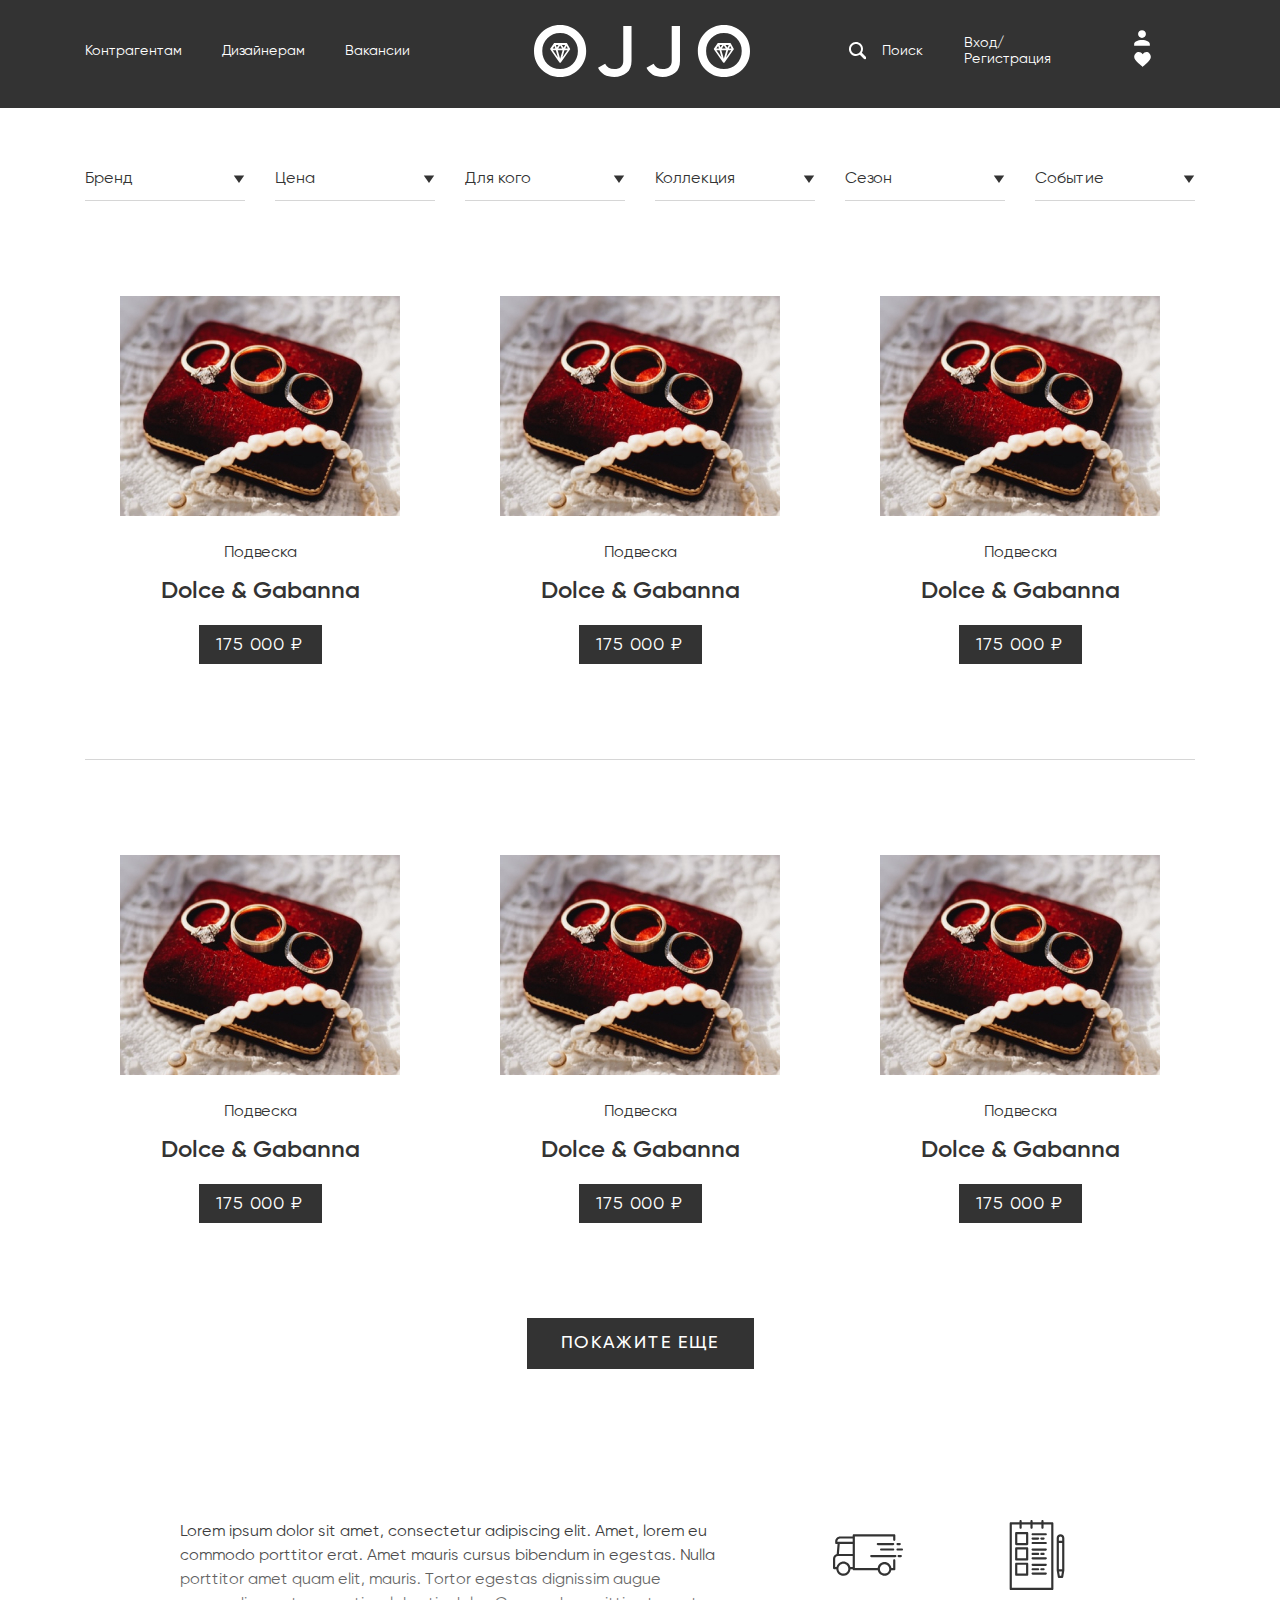
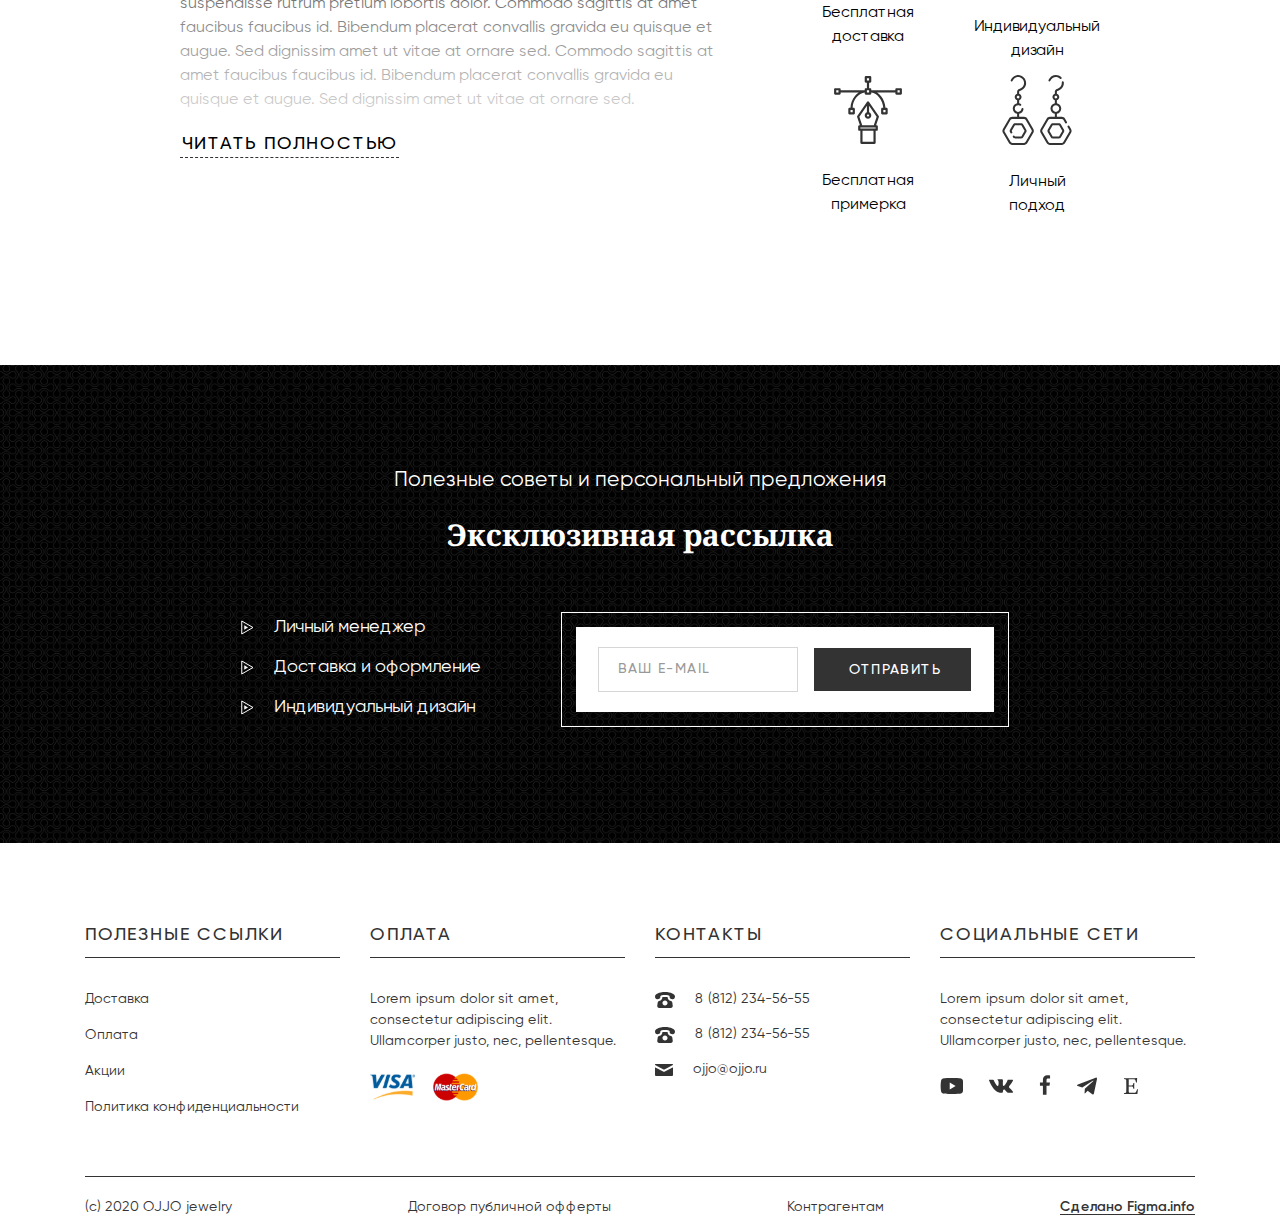
<file: catalog.html>
<!DOCTYPE html>
<html lang="ru">
<head>
  <meta charset="UTF-8">
  <meta name="viewport" content="width=device-width, initial-scale=1.0">
  <link rel="stylesheet" href="css/normalize.css">
  <link rel="stylesheet" href="css/main.css">
  <title>catalog</title>
</head>
<body class="body">
  <div class="page-bg">
    <div class="page-bg-wrap">
      <div class="container">
        <header class="header header__card">
          <nav class="menu">
            <ul class="menu__list">
              <li class="menu__item">
                <a class="menu__link" href="#">Контрагентам</a>
              </li>
              <li class="menu__item">
                <a class="menu__link" href="#">Дизайнерам</a>
              </li>
              <li class="menu__item">
                <a class="menu__link" href="#">Вакансии</a>
              </li>
            </ul>
          </nav>
          <div class="header-logo">
            <a href="index.html">
              <img class="header-logo__img" src="img/logo.svg" alt="Логотип Ojjo">
            </a>
          </div>
          <div class="header-wrap">
            <div class="header-search">
              <button class="header-search__btn">
                <svg class="header-search__svg" x="0px" y="0px" width="18px" height="18px">
                  <use xlink:href="img/sprite.svg#serch"></use>
                </svg>
                Поиск
              </button>
            </div>
            <div class="header-registration">
              <button class="header-registration__entry">Вход/</button>
              <button class="header-registration__reg">Регистрация</button>
            </div>
            <div class="header-icons">
              <button class="header-icons__account">
                <svg class="header-icons__svg" width="16" height="16" viewBox="0 0 34 34" fill="none" xmlns="http://www.w3.org/2000/svg">
                  <path d="M17 0.333313C19.2102 0.333313 21.3298 1.21129 22.8926 2.77409C24.4554 4.33689 25.3334 6.45651 25.3334 8.66665C25.3334 10.8768 24.4554 12.9964 22.8926 14.5592C21.3298 16.122 19.2102 17 17 17C14.7899 17 12.6703 16.122 11.1075 14.5592C9.54468 12.9964 8.66671 10.8768 8.66671 8.66665C8.66671 6.45651 9.54468 4.33689 11.1075 2.77409C12.6703 1.21129 14.7899 0.333313 17 0.333313ZM17 21.1666C26.2084 21.1666 33.6667 24.8958 33.6667 29.5V33.6666H0.333374V29.5C0.333374 24.8958 7.79171 21.1666 17 21.1666Z" fill="white" />
                </svg>
              </button>
              <button class="header-icons__like">
                <svg class="header-icons__svg" width="17" height="17" viewBox="0 0 37 33" fill="none" xmlns="http://www.w3.org/2000/svg">
                  <path d="M18.9408 5.21425C12.8189 -4.24194 0.428467 0.909488 0.428467 11.2104C0.428467 18.9457 17.4151 31.0457 18.9408 32.619C20.477 31.0457 36.6189 18.9457 36.6189 11.2104C36.6189 0.987583 25.0742 -4.24194 18.9408 5.21425Z" fill="white" />
                </svg>
              </button>
            </div>
            <button class="header-burger__menu">
              <span class="header-burger__menu-span"></span>
              <span class="header-burger__menu-span"></span>
              <span class="header-burger__menu-span"></span>
            </button>
            <ul class="header-social">
              <li class="header-social__item">
                <a class="header-social__link" href="">
                  <svg width="35" height="25" viewBox="0 0 35 25" fill="none" xmlns="http://www.w3.org/2000/svg">
                    <path d="M33.8435 4.28559C33.6493 3.56414 33.269 2.90634 32.7407 2.37804C32.2124 1.84974 31.5546 1.46947 30.8332 1.27528C28.1763 0.556214 17.5001 0.556213 17.5001 0.556213C17.5001 0.556213 6.82381 0.556214 4.16694 1.27528C3.44549 1.46947 2.78769 1.84974 2.25939 2.37804C1.73109 2.90634 1.35082 3.56414 1.15662 4.28559C0.660527 6.99519 0.419785 9.74537 0.437563 12.5C0.419785 15.2545 0.660527 18.0047 1.15662 20.7143C1.35082 21.4358 1.73109 22.0936 2.25939 22.6219C2.78769 23.1502 3.44549 23.5305 4.16694 23.7246C6.82381 24.4437 17.5001 24.4437 17.5001 24.4437C17.5001 24.4437 28.1763 24.4437 30.8332 23.7246C31.5546 23.5305 32.2124 23.1502 32.7407 22.6219C33.269 22.0936 33.6493 21.4358 33.8435 20.7143C34.3396 18.0047 34.5803 15.2545 34.5626 12.5C34.5803 9.74537 34.3396 6.99519 33.8435 4.28559ZM14.0876 17.6187V7.38121L22.9479 12.5L14.0876 17.6187Z" fill="white" />
                  </svg>
                </a>
              </li>
              <li class="header-social__item">
                <a class="header-social__link" href="">
                  <svg width="36" height="22" viewBox="0 0 36 22" fill="none" xmlns="http://www.w3.org/2000/svg">
                    <path fill-rule="evenodd" clip-rule="evenodd" d="M32.0436 15.1364C32.0436 15.1364 34.9542 18.011 35.6742 19.3412C35.6882 19.3603 35.6992 19.3816 35.7066 19.4042C36 19.8956 36.072 20.2808 35.928 20.5652C35.685 21.035 34.8624 21.2708 34.5834 21.2906H29.439C29.0808 21.2906 28.3356 21.197 27.4284 20.5706C26.7354 20.0864 26.046 19.289 25.3782 18.5096C24.381 17.3522 23.5188 16.3478 22.6458 16.3478C22.5356 16.3475 22.4261 16.3658 22.3218 16.4018C21.6612 16.6106 20.8224 17.552 20.8224 20.0594C20.8224 20.8442 20.2032 21.2906 19.7694 21.2906H17.4132C16.6104 21.2906 12.4308 21.0098 8.72464 17.102C4.18324 12.3176 0.10444 2.71995 0.06484 2.63535C-0.18896 2.01435 0.34384 1.67595 0.91984 1.67595H6.11464C6.81124 1.67595 7.03804 2.09715 7.19644 2.47515C7.38004 2.90895 8.06044 4.64415 9.17644 6.59355C10.9836 9.76515 12.0942 11.0558 12.9816 11.0558C13.1484 11.0562 13.3123 11.0128 13.4568 10.9298C14.616 10.2926 14.4 6.15255 14.346 5.29935C14.346 5.13375 14.3442 3.45075 13.7502 2.63715C13.3254 2.05395 12.6018 1.82715 12.1644 1.74435C12.2814 1.57515 12.5298 1.31595 12.8484 1.16295C13.6422 0.76695 15.0768 0.709351 16.5006 0.709351H17.2908C18.8352 0.730951 19.2348 0.82995 19.7964 0.97215C20.9268 1.24215 20.9484 1.97475 20.8494 4.46955C20.8206 5.18235 20.79 5.98515 20.79 6.93015C20.79 7.13175 20.781 7.35675 20.781 7.58535C20.7468 8.86515 20.7018 10.307 21.6054 10.8992C21.7226 10.9722 21.858 11.0108 21.996 11.0108C22.3092 11.0108 23.247 11.0108 25.7904 6.64575C26.9064 4.71795 27.7704 2.44455 27.8298 2.27355C27.8802 2.17815 28.0314 1.90995 28.215 1.80195C28.3456 1.73246 28.4919 1.69775 28.6398 1.70115H34.7508C35.4168 1.70115 35.8686 1.80195 35.9568 2.05395C36.1044 2.46255 35.928 3.70995 33.138 7.48275C32.6682 8.11095 32.256 8.65455 31.8942 9.12975C29.3652 12.449 29.3652 12.6164 32.0436 15.1364Z" fill="white" />
                  </svg>
                </a>
              </li>
              <li class="header-social__item">
                <a class="header-social__link" href="">
                  <svg width="16" height="31" viewBox="0 0 16 31" fill="none" xmlns="http://www.w3.org/2000/svg">
                    <path d="M10.3283 30.1201V16.8016H14.9366L15.6216 11.587H10.3283V8.26547C10.3283 6.76072 10.7583 5.73047 12.9733 5.73047H15.78V1.08134C14.4144 0.938655 13.0417 0.869758 11.6683 0.87497C7.59497 0.87497 4.7983 3.29947 4.7983 7.75035V11.5772H0.219971V16.7918H4.8083V30.1201H10.3283Z" fill="white" />
                  </svg>
                </a>
              </li>
              <li class="header-social__item">
                <a class="header-social__link" href="">
                  <svg width="31" height="26" viewBox="0 0 31 26" fill="none" xmlns="http://www.w3.org/2000/svg">
                    <path d="M27.9975 0.575535L1.40252 10.831C-0.41248 11.56 -0.40198 12.5725 1.06952 13.024L7.89752 15.154L23.6955 5.18653C24.4425 4.73203 25.125 4.97653 24.564 5.47453L11.7645 17.026H11.7615L11.7645 17.0275L11.2935 24.0655C11.9835 24.0655 12.288 23.749 12.675 23.3755L15.9915 20.1505L22.89 25.246C24.162 25.9465 25.0755 25.5865 25.392 24.0685L29.9205 2.72654C30.384 0.868035 29.211 0.0265354 27.9975 0.575535Z" fill="white" />
                  </svg>
                </a>
              </li>
              <li class="header-social__item">
                <a class="header-social__link" href="">
                  <svg width="22" height="24" viewBox="0 0 22 24" fill="none" xmlns="http://www.w3.org/2000/svg">
                    <path d="M7.564 2.445C7.564 2.12 7.597 1.925 8.154 1.925H15.619C16.919 1.925 17.639 3.035 18.159 5.118L18.579 6.784H19.849C20.079 2.056 20.279 0 20.279 0C20.279 0 17.083 0.36 15.189 0.36H5.64L0.526001 0.196V1.566L2.251 1.892C3.461 2.132 3.751 2.388 3.851 3.498C3.851 3.498 3.961 6.768 3.961 12.138C3.961 17.523 3.871 20.748 3.871 20.748C3.871 21.721 3.481 22.081 2.281 22.321L0.559001 22.651V24L5.689 23.835H14.239C16.174 23.835 20.629 24 20.629 24C20.734 22.83 21.379 17.52 21.484 16.936H20.284L19 19.846C17.995 22.126 16.524 22.291 14.89 22.291H9.984C8.354 22.291 7.569 21.651 7.569 20.241V12.8C7.569 12.8 11.189 12.8 12.359 12.896C13.271 12.96 13.822 13.221 14.119 14.494L14.509 16.189H15.919L15.829 11.911L16.021 7.606H14.63L14.18 9.496C13.897 10.74 13.7 10.966 12.426 11.096C10.76 11.266 7.611 11.236 7.611 11.236V2.45H7.561L7.564 2.445Z" fill="white" />
                  </svg>
                </a>
              </li>
            </ul>
          </div>
        </header>
      </div>
    </div>
    <section class="filter">
      <div class="container">
        <h2 class="filter__title visually-hidden">Фильтр товаров</h2>
        <ul class="filter__list">
          <li class="filter__item">
            <div class="filter__content">
              <span class="filter__text">Бренд</span>
              <svg class="filter__svg" width="12" height="8" viewBox="0 0 12 8" fill="none" xmlns="http://www.w3.org/2000/svg">
                <path d="M6 8L0.803848 0.5L11.1962 0.499999L6 8Z" fill="#333333"/>
              </svg>
            </div>
          </li>
          <li class="filter__item">
            <div class="filter__content">
              <span class="filter__text">Цена</span>
              <svg class="filter__svg" width="12" height="8" viewBox="0 0 12 8" fill="none" xmlns="http://www.w3.org/2000/svg">
                <path d="M6 8L0.803848 0.5L11.1962 0.499999L6 8Z" fill="#333333"/>
              </svg>
            </div>
          </li>
          <li class="filter__item">
            <div class="filter__content">
              <span class="filter__text">Для кого</span>
              <svg class="filter__svg" width="12" height="8" viewBox="0 0 12 8" fill="none" xmlns="http://www.w3.org/2000/svg">
                <path d="M6 8L0.803848 0.5L11.1962 0.499999L6 8Z" fill="#333333"/>
              </svg>
            </div>
          </li>
          <li class="filter__item">
            <div class="filter__content">
              <span class="filter__text">Коллекция </span>
              <svg class="filter__svg" width="12" height="8" viewBox="0 0 12 8" fill="none" xmlns="http://www.w3.org/2000/svg">
                <path d="M6 8L0.803848 0.5L11.1962 0.499999L6 8Z" fill="#333333"/>
              </svg>
            </div>
          </li>
          <li class="filter__item">
            <div class="filter__content">
              <span class="filter__text">Сезон</span>
              <svg class="filter__svg" width="12" height="8" viewBox="0 0 12 8" fill="none" xmlns="http://www.w3.org/2000/svg">
              <path d="M6 8L0.803848 0.5L11.1962 0.499999L6 8Z" fill="#333333"/>
            </svg>
            </div>
          </li>
          <li class="filter__item">
            <div class="filter__content">
              <span class="filter__text">Событие </span>
              <svg class="filter__svg" width="12" height="8" viewBox="0 0 12 8" fill="none" xmlns="http://www.w3.org/2000/svg">
                <path d="M6 8L0.803848 0.5L11.1962 0.499999L6 8Z" fill="#333333"/>
              </svg>
            </div>
          </li>
        </ul>
      </div>
    </section>
    <section class="catalog">
      <div class="container">
        <h2 class="catalog__title visually-hidden">Каталог товаров</h2>
        <ul class="catalog__list">
          <li class="catalog__item">
            <div class="catalog__wrap">
              <a class="catalog__link-img" href="card.html">
                <img class="catalog__img" src="img/rings.jpg" alt="Кольца">
              </a>
              <span class="catalog__text">Подвеска</span>
              <a class="catalog__link-subtitle" href="card.html">
                <h3 class="catalog__subtitle">Dolce & Gabanna</h3>
              </a>
              <a class="catalog__btn" href="card.html">175 000 ₽</a>
            </div>
          </li>
          <li class="catalog__item">
            <div class="catalog__wrap">
              <a class="catalog__link-img" href="card.html">
                <img class="catalog__img" src="img/rings.jpg" alt="Кольца">
              </a>
              <span class="catalog__text">Подвеска</span>
              <a class="catalog__link-subtitle" href="card.html">
                <h3 class="catalog__subtitle">Dolce & Gabanna</h3>
              </a>
              <a class="catalog__btn" href="card.html">175 000 ₽</a>
            </div>
          </li>
          <li class="catalog__item">
            <div class="catalog__wrap">
              <a class="catalog__link-img" href="card.html">
                <img class="catalog__img" src="img/rings.jpg" alt="Кольца">
              </a>
              <span class="catalog__text">Подвеска</span>
              <a class="catalog__link-subtitle" href="card.html">
                <h3 class="catalog__subtitle">Dolce & Gabanna</h3>
              </a>
              <a class="catalog__btn" href="card.html">175 000 ₽</a>
            </div>
          </li>
        </ul>
        <ul class="catalog__list catalog__list-2">
          <li class="catalog__item">
            <div class="catalog__wrap">
              <a class="catalog__link-img" href="card.html">
                <img class="catalog__img" src="img/rings.jpg" alt="Кольца">
              </a>
              <span class="catalog__text">Подвеска</span>
              <a class="catalog__link-subtitle" href="card.html">
                <h3 class="catalog__subtitle">Dolce & Gabanna</h3>
              </a>
              <a class="catalog__btn" href="card.html">175 000 ₽</a>
            </div>
          </li>
          <li class="catalog__item">
            <div class="catalog__wrap">
              <a class="catalog__link-img" href="card.html">
                <img class="catalog__img" src="img/rings.jpg" alt="Кольца">
              </a>
              <span class="catalog__text">Подвеска</span>
              <a class="catalog__link-subtitle" href="card.html">
                <h3 class="catalog__subtitle">Dolce & Gabanna</h3>
              </a>
              <a class="catalog__btn" href="card.html">175 000 ₽</a>
            </div>
          </li>
          <li class="catalog__item">
            <div class="catalog__wrap">
              <a class="catalog__link-img" href="card.html">
                <img class="catalog__img" src="img/rings.jpg" alt="Кольца">
              </a>
              <span class="catalog__text">Подвеска</span>
              <a class="catalog__link-subtitle" href="card.html">
                <h3 class="catalog__subtitle">Dolce & Gabanna</h3>
              </a>
              <a class="catalog__btn" href="card.html">175 000 ₽</a>
            </div>
          </li>
        </ul>
        <div class="catalog__button-wrap">
          <button class="catalog__button">покажите еще</button>
        </div>
      </div>
    </section>
    <section class="service">
      <div class="container">
        <h2 class="service__title visually-hidden">Сервис</h2>
        <div class="service__wrap">
          <div class="service__description">
            Lorem ipsum dolor sit amet, consectetur adipiscing elit. Amet, lorem eu commodo porttitor erat. Amet mauris cursus bibendum in egestas. Nulla porttitor amet quam elit, mauris. Tortor egestas dignissim augue suspendisse rutrum pretium lobortis dolor. Commodo sagittis at amet faucibus faucibus id. Bibendum placerat convallis gravida eu quisque et augue. Sed dignissim amet ut vitae at ornare sed.
            Commodo sagittis at amet faucibus faucibus id. Bibendum placerat convallis gravida eu quisque et augue. Sed dignissim amet ut vitae at ornare sed.
            <button class="service__read">читать полностью</button>
          </div>
          <ul class="service__list">
            <li class="service__item">
              <img class="service__img" src="img/service/car.svg" alt="Бесплатная доставка">
              <div class="service__text">Бесплатная доставка</div>
            </li>
            <li class="service__item">
              <img class="service__img" src="img/service/design.svg" alt="Индивидуальный дизайн">
              <div class="service__text">Индивидуальный дизайн</div>
            </li>
            <li class="service__item">
              <img class="service__img" src="img/service/fitting.svg" alt="Бесплатная примерка">
              <div class="service__text">Бесплатная примерка</div>
            </li>
            <li class="service__item">
              <img class="service__img" src="img/service/earrings.svg" alt="Личный подход">
              <div class="service__text">Личный <br>подход</div>
            </li>
          </ul>
        </div>
      </div>
    </section>
    <section class="mailing">
      <div class="mailing__bg">
        <div class="container mailing__container">
          <div class="mailing__text">Полезные советы и персональный предложения</div>
          <h2 class="mailing__title">Эксклюзивная рассылка</h2>
          <div class="mailing__wrap">
            <ul class="mailing__list">
              <li class="mailing__item">
                <svg width="17" height="17" viewBox="0 0 17 17" fill="none" xmlns="http://www.w3.org/2000/svg">
                  <path d="M11 8.5L7.25 10.6651L7.25 6.33494L11 8.5Z" fill="white"/>
                  <path d="M4.75 2.00481L16 8.5L4.75 14.9952L4.75 2.00481Z" stroke="white"/>
                </svg>
                <span class="mailing__item-text">Личный менеджер</span>
              </li>
              <li class="mailing__item">
                <svg width="17" height="17" viewBox="0 0 17 17" fill="none" xmlns="http://www.w3.org/2000/svg">
                  <path d="M11 8.5L7.25 10.6651L7.25 6.33494L11 8.5Z" fill="white"/>
                  <path d="M4.75 2.00481L16 8.5L4.75 14.9952L4.75 2.00481Z" stroke="white"/>
                </svg>
                <span class="mailing__item-text">Доставка и оформление</span>
              </li>
              <li class="mailing__item">
                <svg width="17" height="17" viewBox="0 0 17 17" fill="none" xmlns="http://www.w3.org/2000/svg">
                  <path d="M11 8.5L7.25 10.6651L7.25 6.33494L11 8.5Z" fill="white"/>
                  <path d="M4.75 2.00481L16 8.5L4.75 14.9952L4.75 2.00481Z" stroke="white"/>
                </svg>
                <span class="mailing__item-text">Индивидуальный дизайн</span>
              </li>
            </ul>
            <div class="mailing__form">
              <div class="mailing__content">
                <input class="mailing__input" type="text" placeholder="ваш e-mail">
                <button class="mailing__btn">отправить</button>
              </div>
            </div>
          </div>
        </div>
      </div>
    </section>
    <footer class="footer">
      <div class="container">
        <ul class="footer__list">
  
          <li class="footer__item">
            <h3 class="footer__title">Полезные ссылки</h3>
            <nav class="footer__menu">
              <ul class="footer__menu-list">
                <li class="footer__menu-item">
                  <a class="footer__menu-link" href="#">Доставка</a>
                </li>
                <li class="footer__menu-item">
                  <a class="footer__menu-link" href="#">Оплата </a>
                </li>
                <li class="footer__menu-item">
                  <a class="footer__menu-link" href="#">Акции</a>
                </li>
                <li class="footer__menu-item">
                  <a class="footer__menu-link" href="#">Политика конфиденциальности</a>
                </li>
              </ul>
            </nav>
          </li>
  
          <li class="footer__item">
            <h3 class="footer__title">оплата</h3>
            <p class="footer__text footer__text-payment">Lorem ipsum dolor sit amet, consectetur adipiscing elit. Ullamcorper justo, nec, pellentesque.</p>
            <ul class="footer__payment">
              <li class="footer__payment-item">
                <a class="footer__payment-link" href="#">
                  <img src="img/visa.svg" alt="visa">
                </a>
              </li>
              <li class="footer__payment-item">
                <a class="footer__payment-link" href="#">
                  <img src="img/master-card.svg" alt="Master card">
                </a>
              </li>
            </ul>
          </li>
  
          <li class="footer__item">
            <h3 class="footer__title">контакты</h3>
              <ul class="footer__contacts">
                <li class="footer__contacts-item">
                  <a class="footer__contacts-link" href="tel:88122345655">
                    <svg class="footer__contacts-svg" x="0px" y="0px" width="20px" height="16px">
                      <use xlink:href="img/sprite.svg#phone"></use>
                    </svg>
                    <span class="footer__contacts-text">8 (812) 234-56-55</span>
                  </a>
                </li>
                <li class="footer__contacts-item">
                  <a class="footer__contacts-link" href="tel:88122345655">
                    <svg class="footer__contacts-svg" x="0px" y="0px" width="20px" height="16px">
                      <use xlink:href="img/sprite.svg#phone"></use>
                    </svg>
                    <span class="footer__contacts-text">8 (812) 234-56-55</span>
                  </a>
                </li>
                <li class="footer__contacts-item">
                  <a class="footer__contacts-link" href="mailto:ojjo@ojjo.ru">
                    <svg class="footer__contacts-svg" x="0px" y="0px" width="18px" height="12px">
                      <use xlink:href="img/sprite.svg#email"></use>
                    </svg>
                    <span class="footer__contacts-text">ojjo@ojjo.ru</span>
                  </a>
                </li>
              </ul>
          </li>
  
          <li class="footer__item">
            <h3 class="footer__title">социальные сети</h3>
            <p class="footer__text footer__text-social">Lorem ipsum dolor sit amet, consectetur adipiscing elit. Ullamcorper justo, nec, pellentesque.</p>
            <ul class="footer__social">
              <li class="footer__social-item">
                <a class="footer__social-link" href="#">
                  <svg class="footer__contacts-svg" x="0px" y="0px" width="23px" height="16px">
                    <use xlink:href="img/sprite.svg#youtube"></use>
                  </svg>
                </a>
              </li>
              <li class="footer__social-item">
                <a class="footer__social-link" href="#">
                  <svg class="footer__contacts-svg" x="0px" y="0px" width="24px" height="14px">
                    <use xlink:href="img/sprite.svg#vk"></use>
                  </svg>
                </a>
              </li>
              <li class="footer__social-item">
                <a class="footer__social-link" href="#">
                  <svg class="footer__contacts-svg" x="0px" y="0px" width="12px" height="22px">
                    <use xlink:href="img/sprite.svg#facebook"></use>
                  </svg>
                </a>
              </li>
              <li class="footer__social-item">
                <a class="footer__social-link" href="#">
                  <svg class="footer__contacts-svg" x="0px" y="0px" width="21px" height="18px">
                    <use xlink:href="img/sprite.svg#telegram"></use>
                  </svg>
                </a>
              </li>
              <li class="footer__social-item">
                <a class="footer__social-link" href="#">
                  <svg class="footer__contacts-svg" x="0px" y="0px" width="14px" height="16px">
                    <use xlink:href="img/sprite.svg#e"></use>
                  </svg>
                </a>
              </li>
            </ul>
          </li>
        </ul>
        <div class="copyright">
          <ul class="copyright__list">
            <li class="copyright__item">
              <span class="copyright__text">(c) 2020 OJJO jewelry</span>
            </li>
            <li class="copyright__item">
              <a href="#" class="copyright__text">Договор публичной офферты</a>
            </li>
            <li class="copyright__item">
              <a href="#" class="copyright__text">Контрагентам</a>
            </li>
            <li class="copyright__item">
              <a href="#" class="copyright__text copyright__text-fw-600">Сделано Figma.info</a>
            </li>
          </ul>
        </div>
      </div>
    </footer>
  </div>
  <script src="js/main.js"></script>
</body>
</html>
</file>
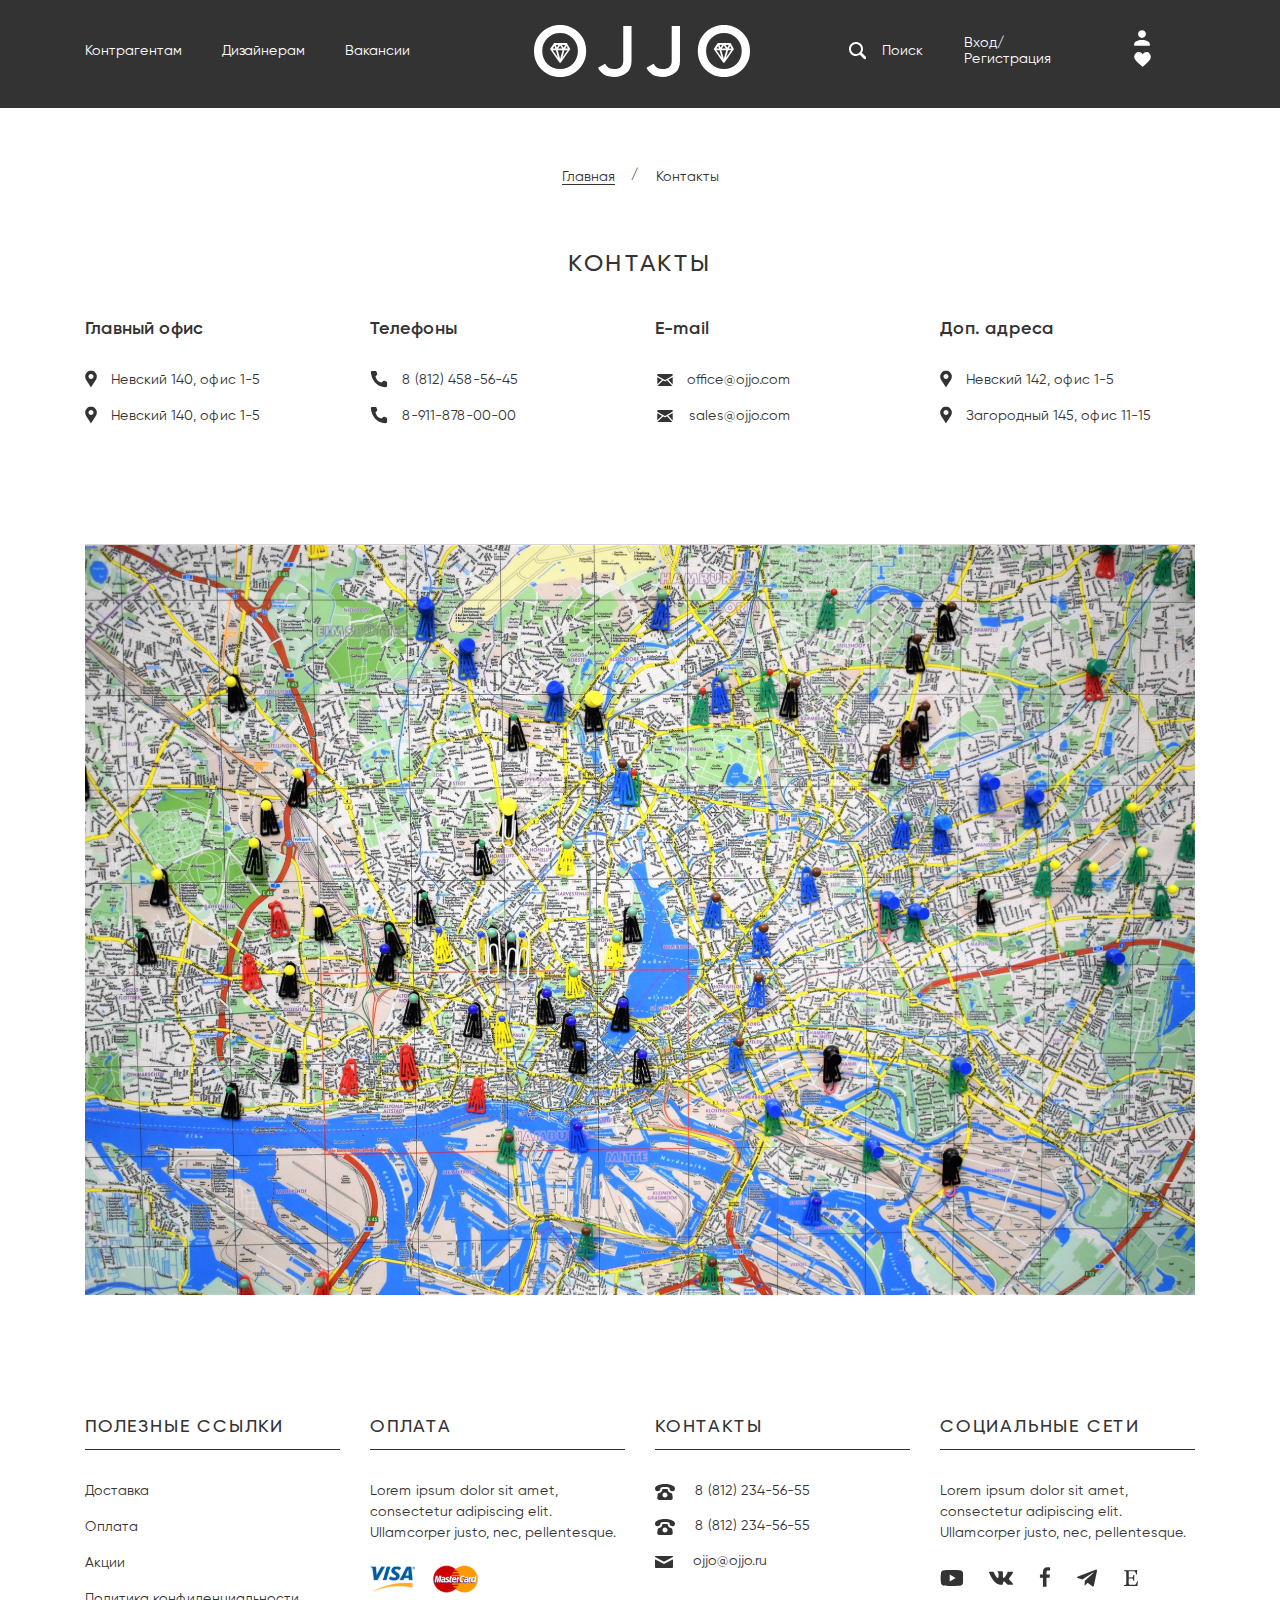
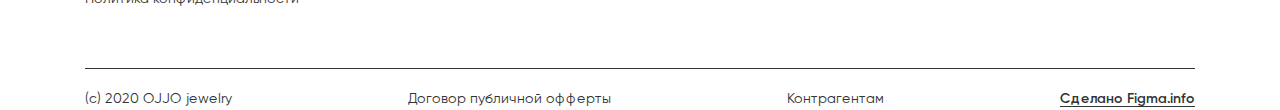
<file: contacts.html>
<!DOCTYPE html>
<html lang="ru">
<head>
  <meta charset="UTF-8">
  <meta name="viewport" content="width=device-width, initial-scale=1.0">
  <link rel="stylesheet" href="css/normalize.css">
  <link rel="stylesheet" href="css/main.css">
  <title>contacts</title>
</head>
<body class="body">
  <div class="page-bg">
    <div class="page-bg-wrap">
      <div class="container">
        <header class="header header__card">
          <nav class="menu">
            <ul class="menu__list">
              <li class="menu__item">
                <a class="menu__link" href="#">Контрагентам</a>
              </li>
              <li class="menu__item">
                <a class="menu__link" href="#">Дизайнерам</a>
              </li>
              <li class="menu__item">
                <a class="menu__link" href="#">Вакансии</a>
              </li>
            </ul>
          </nav>
          <div class="header-logo">
            <a href="index.html">
              <img class="header-logo__img" src="img/logo.svg" alt="Логотип Ojjo">
            </a>
          </div>
          <div class="header-wrap">
            <div class="header-search">
              <button class="header-search__btn">
                <svg class="header-search__svg" x="0px" y="0px" width="18px" height="18px">
                  <use xlink:href="img/sprite.svg#serch"></use>
                </svg>
                Поиск
              </button>
            </div>
            <div class="header-registration">
              <button class="header-registration__entry">Вход/</button>
              <button class="header-registration__reg">Регистрация</button>
            </div>
            <div class="header-icons">
              <button class="header-icons__account">
                <svg class="header-icons__svg" width="16" height="16" viewBox="0 0 34 34" fill="none" xmlns="http://www.w3.org/2000/svg">
                  <path d="M17 0.333313C19.2102 0.333313 21.3298 1.21129 22.8926 2.77409C24.4554 4.33689 25.3334 6.45651 25.3334 8.66665C25.3334 10.8768 24.4554 12.9964 22.8926 14.5592C21.3298 16.122 19.2102 17 17 17C14.7899 17 12.6703 16.122 11.1075 14.5592C9.54468 12.9964 8.66671 10.8768 8.66671 8.66665C8.66671 6.45651 9.54468 4.33689 11.1075 2.77409C12.6703 1.21129 14.7899 0.333313 17 0.333313ZM17 21.1666C26.2084 21.1666 33.6667 24.8958 33.6667 29.5V33.6666H0.333374V29.5C0.333374 24.8958 7.79171 21.1666 17 21.1666Z" fill="white" />
                </svg>
              </button>
              <button class="header-icons__like">
                <svg class="header-icons__svg" width="17" height="17" viewBox="0 0 37 33" fill="none" xmlns="http://www.w3.org/2000/svg">
                  <path d="M18.9408 5.21425C12.8189 -4.24194 0.428467 0.909488 0.428467 11.2104C0.428467 18.9457 17.4151 31.0457 18.9408 32.619C20.477 31.0457 36.6189 18.9457 36.6189 11.2104C36.6189 0.987583 25.0742 -4.24194 18.9408 5.21425Z" fill="white" />
                </svg>
              </button>
            </div>
            <button class="header-burger__menu">
              <span class="header-burger__menu-span"></span>
              <span class="header-burger__menu-span"></span>
              <span class="header-burger__menu-span"></span>
            </button>
            <ul class="header-social">
              <li class="header-social__item">
                <a class="header-social__link" href="">
                  <svg width="35" height="25" viewBox="0 0 35 25" fill="none" xmlns="http://www.w3.org/2000/svg">
                    <path d="M33.8435 4.28559C33.6493 3.56414 33.269 2.90634 32.7407 2.37804C32.2124 1.84974 31.5546 1.46947 30.8332 1.27528C28.1763 0.556214 17.5001 0.556213 17.5001 0.556213C17.5001 0.556213 6.82381 0.556214 4.16694 1.27528C3.44549 1.46947 2.78769 1.84974 2.25939 2.37804C1.73109 2.90634 1.35082 3.56414 1.15662 4.28559C0.660527 6.99519 0.419785 9.74537 0.437563 12.5C0.419785 15.2545 0.660527 18.0047 1.15662 20.7143C1.35082 21.4358 1.73109 22.0936 2.25939 22.6219C2.78769 23.1502 3.44549 23.5305 4.16694 23.7246C6.82381 24.4437 17.5001 24.4437 17.5001 24.4437C17.5001 24.4437 28.1763 24.4437 30.8332 23.7246C31.5546 23.5305 32.2124 23.1502 32.7407 22.6219C33.269 22.0936 33.6493 21.4358 33.8435 20.7143C34.3396 18.0047 34.5803 15.2545 34.5626 12.5C34.5803 9.74537 34.3396 6.99519 33.8435 4.28559ZM14.0876 17.6187V7.38121L22.9479 12.5L14.0876 17.6187Z" fill="white" />
                  </svg>
                </a>
              </li>
              <li class="header-social__item">
                <a class="header-social__link" href="">
                  <svg width="36" height="22" viewBox="0 0 36 22" fill="none" xmlns="http://www.w3.org/2000/svg">
                    <path fill-rule="evenodd" clip-rule="evenodd" d="M32.0436 15.1364C32.0436 15.1364 34.9542 18.011 35.6742 19.3412C35.6882 19.3603 35.6992 19.3816 35.7066 19.4042C36 19.8956 36.072 20.2808 35.928 20.5652C35.685 21.035 34.8624 21.2708 34.5834 21.2906H29.439C29.0808 21.2906 28.3356 21.197 27.4284 20.5706C26.7354 20.0864 26.046 19.289 25.3782 18.5096C24.381 17.3522 23.5188 16.3478 22.6458 16.3478C22.5356 16.3475 22.4261 16.3658 22.3218 16.4018C21.6612 16.6106 20.8224 17.552 20.8224 20.0594C20.8224 20.8442 20.2032 21.2906 19.7694 21.2906H17.4132C16.6104 21.2906 12.4308 21.0098 8.72464 17.102C4.18324 12.3176 0.10444 2.71995 0.06484 2.63535C-0.18896 2.01435 0.34384 1.67595 0.91984 1.67595H6.11464C6.81124 1.67595 7.03804 2.09715 7.19644 2.47515C7.38004 2.90895 8.06044 4.64415 9.17644 6.59355C10.9836 9.76515 12.0942 11.0558 12.9816 11.0558C13.1484 11.0562 13.3123 11.0128 13.4568 10.9298C14.616 10.2926 14.4 6.15255 14.346 5.29935C14.346 5.13375 14.3442 3.45075 13.7502 2.63715C13.3254 2.05395 12.6018 1.82715 12.1644 1.74435C12.2814 1.57515 12.5298 1.31595 12.8484 1.16295C13.6422 0.76695 15.0768 0.709351 16.5006 0.709351H17.2908C18.8352 0.730951 19.2348 0.82995 19.7964 0.97215C20.9268 1.24215 20.9484 1.97475 20.8494 4.46955C20.8206 5.18235 20.79 5.98515 20.79 6.93015C20.79 7.13175 20.781 7.35675 20.781 7.58535C20.7468 8.86515 20.7018 10.307 21.6054 10.8992C21.7226 10.9722 21.858 11.0108 21.996 11.0108C22.3092 11.0108 23.247 11.0108 25.7904 6.64575C26.9064 4.71795 27.7704 2.44455 27.8298 2.27355C27.8802 2.17815 28.0314 1.90995 28.215 1.80195C28.3456 1.73246 28.4919 1.69775 28.6398 1.70115H34.7508C35.4168 1.70115 35.8686 1.80195 35.9568 2.05395C36.1044 2.46255 35.928 3.70995 33.138 7.48275C32.6682 8.11095 32.256 8.65455 31.8942 9.12975C29.3652 12.449 29.3652 12.6164 32.0436 15.1364Z" fill="white" />
                  </svg>
                </a>
              </li>
              <li class="header-social__item">
                <a class="header-social__link" href="">
                  <svg width="16" height="31" viewBox="0 0 16 31" fill="none" xmlns="http://www.w3.org/2000/svg">
                    <path d="M10.3283 30.1201V16.8016H14.9366L15.6216 11.587H10.3283V8.26547C10.3283 6.76072 10.7583 5.73047 12.9733 5.73047H15.78V1.08134C14.4144 0.938655 13.0417 0.869758 11.6683 0.87497C7.59497 0.87497 4.7983 3.29947 4.7983 7.75035V11.5772H0.219971V16.7918H4.8083V30.1201H10.3283Z" fill="white" />
                  </svg>
                </a>
              </li>
              <li class="header-social__item">
                <a class="header-social__link" href="">
                  <svg width="31" height="26" viewBox="0 0 31 26" fill="none" xmlns="http://www.w3.org/2000/svg">
                    <path d="M27.9975 0.575535L1.40252 10.831C-0.41248 11.56 -0.40198 12.5725 1.06952 13.024L7.89752 15.154L23.6955 5.18653C24.4425 4.73203 25.125 4.97653 24.564 5.47453L11.7645 17.026H11.7615L11.7645 17.0275L11.2935 24.0655C11.9835 24.0655 12.288 23.749 12.675 23.3755L15.9915 20.1505L22.89 25.246C24.162 25.9465 25.0755 25.5865 25.392 24.0685L29.9205 2.72654C30.384 0.868035 29.211 0.0265354 27.9975 0.575535Z" fill="white" />
                  </svg>
                </a>
              </li>
              <li class="header-social__item">
                <a class="header-social__link" href="">
                  <svg width="22" height="24" viewBox="0 0 22 24" fill="none" xmlns="http://www.w3.org/2000/svg">
                    <path d="M7.564 2.445C7.564 2.12 7.597 1.925 8.154 1.925H15.619C16.919 1.925 17.639 3.035 18.159 5.118L18.579 6.784H19.849C20.079 2.056 20.279 0 20.279 0C20.279 0 17.083 0.36 15.189 0.36H5.64L0.526001 0.196V1.566L2.251 1.892C3.461 2.132 3.751 2.388 3.851 3.498C3.851 3.498 3.961 6.768 3.961 12.138C3.961 17.523 3.871 20.748 3.871 20.748C3.871 21.721 3.481 22.081 2.281 22.321L0.559001 22.651V24L5.689 23.835H14.239C16.174 23.835 20.629 24 20.629 24C20.734 22.83 21.379 17.52 21.484 16.936H20.284L19 19.846C17.995 22.126 16.524 22.291 14.89 22.291H9.984C8.354 22.291 7.569 21.651 7.569 20.241V12.8C7.569 12.8 11.189 12.8 12.359 12.896C13.271 12.96 13.822 13.221 14.119 14.494L14.509 16.189H15.919L15.829 11.911L16.021 7.606H14.63L14.18 9.496C13.897 10.74 13.7 10.966 12.426 11.096C10.76 11.266 7.611 11.236 7.611 11.236V2.45H7.561L7.564 2.445Z" fill="white" />
                  </svg>
                </a>
              </li>
            </ul>
          </div>
        </header>
      </div>
    </div>
    <section class="crumbs crumbs-contacts">
      <div class="container">
        <ul class="crumbs__list">
          <li class="crumbs__item">
            <a class="crumbs__link" href="index.html">Главная</a>
          </li>
          <li class="crumbs__item">
            <a class="crumbs__link crumbs__link_active" href="#">Контакты</a>
          </li>
        </ul>
      </div>
    </section>

    <section class="contacts">
      <div class="container">
        <h2 class="contacts__title">Контакты</h2>
        <nav class="contacts__menu">
          <ul class="contacts__list">
            <li class="contacts__item">
              <h3 class="contacts__subtitle">Главный офис</h3>
              <a class="contacts__link" href="#">
                <svg class="contacts__link-svg" x="0px" y="0px" width="12px" height="17px">
                  <use xlink:href="img/sprite.svg#mark"></use>
                </svg>
                <span class="contacts__text">Невский 140, офис 1-5</span>
              </a>
              <a class="contacts__link" href="#">
                <svg class="contacts__link-svg" x="0px" y="0px" width="12px" height="17px">
                  <use xlink:href="img/sprite.svg#mark"></use>
                </svg>
                <span class="contacts__text">Невский 140, офис 1-5</span>
              </a>
            </li>
            <li class="contacts__item">
              <h3 class="contacts__subtitle">Телефоны</h3>
              <a class="contacts__link" href="tel:88124585645">
                <svg class="contacts__link-svg" x="0px" y="0px" width="18px" height="18px">
                  <use xlink:href="img/sprite.svg#tel"></use>
                </svg>
                <span class="contacts__text">8 (812) 458-56-45</span>
              </a>
              <a class="contacts__link" href="tel:88124585645">
                <svg class="contacts__link-svg" x="0px" y="0px" width="18px" height="18px">
                  <use xlink:href="img/sprite.svg#tel"></use>
                </svg>
                <span class="contacts__text">8-911-878-00-00</span>
              </a>
            </li>
            <li class="contacts__item">
              <h3 class="contacts__subtitle">E-mail</h3>
              <a class="contacts__link" href="mailto:office@ojjo.com">
                <svg class="contacts__link-svg" x="0px" y="0px" width="18px" height="18px">
                  <use xlink:href="img/sprite.svg#email-2"></use>
                </svg>
                <span class="contacts__text">office@ojjo.com</span>
              </a>
              <a class="contacts__link" href="mailto:sales@ojjo.com">
                <svg class="contacts__link-svg" x="0px" y="0px" width="20px" height="20px">
                  <use xlink:href="img/sprite.svg#email-2"></use>
                </svg>
                <span class="contacts__text">sales@ojjo.com</span>
              </a>
            </li>
            <li class="contacts__item">
              <h3 class="contacts__subtitle">Доп. адреса</h3>
              <a class="contacts__link" href="#">
                <svg class="contacts__link-svg" x="0px" y="0px" width="12px" height="17px">
                  <use xlink:href="img/sprite.svg#mark"></use>
                </svg>
                <span class="contacts__text">Невский 142, офис 1-5</span>
              </a>
              <a class="contacts__link" href="#">
                <svg class="contacts__link-svg" x="0px" y="0px" width="12px" height="17px">
                  <use xlink:href="img/sprite.svg#mark"></use>
                </svg>
                <span class="contacts__text">Загородный 145, офис 11-15</span>
              </a>
            </li>
          </ul>
        </nav>
        <img class="contacts__img" src="img/contact-maps.jpg" alt="Карта контактов">
      </div>
    </section>

    <footer class="footer">
      <div class="container">
        <ul class="footer__list">

          <li class="footer__item">
            <h3 class="footer__title">Полезные ссылки</h3>
            <nav class="footer__menu">
              <ul class="footer__menu-list">
                <li class="footer__menu-item">
                  <a class="footer__menu-link" href="#">Доставка</a>
                </li>
                <li class="footer__menu-item">
                  <a class="footer__menu-link" href="#">Оплата </a>
                </li>
                <li class="footer__menu-item">
                  <a class="footer__menu-link" href="#">Акции</a>
                </li>
                <li class="footer__menu-item">
                  <a class="footer__menu-link" href="#">Политика конфиденциальности</a>
                </li>
              </ul>
            </nav>
          </li>

          <li class="footer__item">
            <h3 class="footer__title">оплата</h3>
            <p class="footer__text footer__text-payment">Lorem ipsum dolor sit amet, consectetur adipiscing elit. Ullamcorper justo, nec, pellentesque.</p>
            <ul class="footer__payment">
              <li class="footer__payment-item">
                <a class="footer__payment-link" href="#">
                  <img src="img/visa.svg" alt="visa">
                </a>
              </li>
              <li class="footer__payment-item">
                <a class="footer__payment-link" href="#">
                  <img src="img/master-card.svg" alt="Master card">
                </a>
              </li>
            </ul>
          </li>

          <li class="footer__item">
            <h3 class="footer__title">контакты</h3>
              <ul class="footer__contacts">
                <li class="footer__contacts-item">
                  <a class="footer__contacts-link" href="tel:88122345655">
                    <svg class="footer__contacts-svg" x="0px" y="0px" width="20px" height="16px">
                      <use xlink:href="img/sprite.svg#phone"></use>
                    </svg>
                    <span class="footer__contacts-text">8 (812) 234-56-55</span>
                  </a>
                </li>
                <li class="footer__contacts-item">
                  <a class="footer__contacts-link" href="tel:88122345655">
                    <svg class="footer__contacts-svg" x="0px" y="0px" width="20px" height="16px">
                      <use xlink:href="img/sprite.svg#phone"></use>
                    </svg>
                    <span class="footer__contacts-text">8 (812) 234-56-55</span>
                  </a>
                </li>
                <li class="footer__contacts-item">
                  <a class="footer__contacts-link" href="mailto:ojjo@ojjo.ru">
                    <svg class="footer__contacts-svg" x="0px" y="0px" width="18px" height="12px">
                      <use xlink:href="img/sprite.svg#email"></use>
                    </svg>
                    <span class="footer__contacts-text">ojjo@ojjo.ru</span>
                  </a>
                </li>
              </ul>
          </li>

          <li class="footer__item">
            <h3 class="footer__title">социальные сети</h3>
            <p class="footer__text footer__text-social">Lorem ipsum dolor sit amet, consectetur adipiscing elit. Ullamcorper justo, nec, pellentesque.</p>
            <ul class="footer__social">
              <li class="footer__social-item">
                <a class="footer__social-link" href="#">
                  <svg class="footer__contacts-svg" x="0px" y="0px" width="23px" height="16px">
                    <use xlink:href="img/sprite.svg#youtube"></use>
                  </svg>
                </a>
              </li>
              <li class="footer__social-item">
                <a class="footer__social-link" href="#">
                  <svg class="footer__contacts-svg" x="0px" y="0px" width="24px" height="14px">
                    <use xlink:href="img/sprite.svg#vk"></use>
                  </svg>
                </a>
              </li>
              <li class="footer__social-item">
                <a class="footer__social-link" href="#">
                  <svg class="footer__contacts-svg" x="0px" y="0px" width="12px" height="22px">
                    <use xlink:href="img/sprite.svg#facebook"></use>
                  </svg>
                </a>
              </li>
              <li class="footer__social-item">
                <a class="footer__social-link" href="#">
                  <svg class="footer__contacts-svg" x="0px" y="0px" width="21px" height="18px">
                    <use xlink:href="img/sprite.svg#telegram"></use>
                  </svg>
                </a>
              </li>
              <li class="footer__social-item">
                <a class="footer__social-link" href="#">
                  <svg class="footer__contacts-svg" x="0px" y="0px" width="14px" height="16px">
                    <use xlink:href="img/sprite.svg#e"></use>
                  </svg>
                </a>
              </li>
            </ul>
          </li>
        </ul>
        <div class="copyright">
          <ul class="copyright__list">
            <li class="copyright__item">
              <span class="copyright__text">(c) 2020 OJJO jewelry</span>
            </li>
            <li class="copyright__item">
              <a href="#" class="copyright__text">Договор публичной офферты</a>
            </li>
            <li class="copyright__item">
              <a href="#" class="copyright__text">Контрагентам</a>
            </li>
            <li class="copyright__item">
              <a href="#" class="copyright__text copyright__text-fw-600">Сделано Figma.info</a>
            </li>
          </ul>
        </div>
      </div>
    </footer>
  </div>
  <script src="js/main.js"></script>
</body>
</html>
</file>
<file: css/main.css>
@charset "UTF-8";
/* ===== index ======= */
html {
  position: relative;
  -webkit-box-sizing: border-box;
          box-sizing: border-box;
}

*,
*::before,
*::after {
  -webkit-box-sizing: inherit;
          box-sizing: inherit;
}

body {
  position: relative;
  overflow-x: hidden;
  min-width: 320px;
  min-height: 100vh;
  font-family: "Gilroy", Arial, sans-serif;
  font-size: 14px;
  color: var(--color-accent);
  background-color: #fff;
  margin: 0;
}

img,
svg {
  display: block;
  max-width: 100%;
  height: auto;
}

svg {
  max-height: 100%;
}

button {
  padding: 0;
  cursor: pointer;
  border: none;
  background-color: transparent;
}

a {
  text-decoration: none;
  color: inherit;
}

ul {
  list-style: none;
  padding: 0;
  margin: 0;
}

h1,
h2,
h3,
p,
figure,
fieldset {
  margin: 0;
}

iframe {
  border: none;
}

.visually-hidden {
  position: fixed;
  -webkit-transform: scale(0);
          transform: scale(0);
}

.container {
  max-width: 1170px;
  padding: 0 30px;
  margin: 0 auto;
}

/* ====== Шрифт Gilroy ======= */
@font-face {
  font-display: swap;
  font-family: "Gilroy";
  font-style: normal;
  font-weight: 400;
  src: url("../../fonts/GilroyRegular.woff") format("woff");
  src: url("../../fonts/GilroyRegular.woff2") format("woff2");
}
@font-face {
  font-display: swap;
  font-family: "Gilroy";
  font-style: normal;
  font-weight: 500;
  src: url("../../fonts/GilroyMedium.woff") format("woff");
  src: url("../../fonts/GilroyMedium.woff2") format("woff2");
}
@font-face {
  font-display: swap;
  font-family: "Gilroy";
  font-style: normal;
  font-weight: 600;
  src: url("../../fonts/GilroySemiBold.woff") format("woff");
  src: url("../../fonts/GilroySemiBold.woff2") format("woff2");
}
/* ====== Шрифт Gilroy ======= */
@font-face {
  font-display: swap;
  font-family: "NotoSerif";
  font-style: normal;
  font-weight: 600;
  src: url("../../fonts/NotoSerif-Bold.woff") format("woff");
  src: url("../../fonts/NotoSerif-Bold.woff2") format("woff2");
}
:root {
  --color-white: #fff;
  --color-red: red;
  --color-accent: #333;
  --color-grey: #d6d6d6;
  --color-hard-grey: #979797;
  /* ===== Шрифты ======*/
  --font-family: "Gilroy", sans-serif;
  --second-family: "NotoSerif", sans-serif;
}

/* ===== Брейк пойнт ======*/
.page {
  position: relative;
  background: url("../../img/bgc.jpg") no-repeat;
  background-position: top center;
  height: auto;
  color: var(--color-white);
  z-index: 5;
}
.page::after {
  content: "";
  position: absolute;
  background: rgba(51, 51, 51, 0.87);
  width: 100%;
  height: 100%;
  left: 0;
  top: 0;
  right: 0;
  bottom: 0;
  z-index: 10;
}

.page-bg {
  background: var(--color-accent);
  width: 100%;
  height: 108px;
}

.body.open .page::after {
  background: rgb(51, 51, 51);
}

.body.open .page-bg {
  background: rgb(51, 51, 51);
}

.body.open .page-bg-wrap {
  background: rgb(51, 51, 51);
}

.header {
  position: relative;
  padding-top: 25px;
  padding-bottom: 524px;
  z-index: 15;
  display: -webkit-box;
  display: -ms-flexbox;
  display: flex;
  -webkit-box-align: center;
      -ms-flex-align: center;
          align-items: center;
  -webkit-box-pack: justify;
      -ms-flex-pack: justify;
          justify-content: space-between;
}
.header__card {
  padding-bottom: 90px;
}
@media (max-width: 576px) {
  .header {
    -webkit-box-pack: start;
        -ms-flex-pack: start;
            justify-content: flex-start;
  }
}

.header-catalog {
  padding-bottom: 131px;
}

.header-card {
  padding-bottom: 90px;
}

.menu {
  position: relative;
  margin-right: 25px;
  z-index: 100;
}
@media (max-width: 992px) {
  .menu {
    margin-right: 60px;
  }
}
@media (max-width: 768px) {
  .menu {
    display: none;
  }
}
@media (max-width: 576px) {
  .menu {
    display: block;
  }
}
.menu__list {
  display: -webkit-box;
  display: -ms-flexbox;
  display: flex;
  -webkit-box-align: center;
      -ms-flex-align: center;
          align-items: center;
  gap: 40px;
  color: var(--color-white);
}
@media (max-width: 992px) {
  .menu__list {
    gap: 20px;
  }
}
@media (max-width: 576px) {
  .menu__list {
    display: block;
    position: absolute;
    left: 0;
    top: 0;
    padding: 100px 20px 20px 20px;
    opacity: 0;
    visibility: hidden;
    -webkit-transition: opacity 0.3s, visibility 0.3s;
    transition: opacity 0.3s, visibility 0.3s;
  }
}
.menu__link {
  -webkit-transition: all 0.3s ease;
  transition: all 0.3s ease;
}
@media (max-width: 576px) {
  .menu__link {
    display: block;
    font-size: 21px;
    padding: 10px 0;
    margin-bottom: 20px;
  }
}
.menu__link:focus {
  color: var(--color-grey);
  padding-bottom: 3px;
}
.menu__link:active {
  color: var(--color-grey);
}
.menu__link:hover {
  padding-bottom: 3px;
  border-bottom: 1px solid var(--color-grey);
  color: var(--color-grey);
}

@media (max-width: 992px) {
  .header-logo {
    display: -webkit-box;
    display: -ms-flexbox;
    display: flex;
    -webkit-box-align: center;
        -ms-flex-align: center;
            align-items: center;
    -webkit-box-pack: center;
        -ms-flex-pack: center;
            justify-content: center;
  }
}
@media (max-width: 992px) {
  .header-logo__img {
    max-width: 80%;
  }
}
@media (max-width: 576px) {
  .header-logo__img {
    max-width: 100%;
    margin-right: 120px;
  }
}

.header-wrap {
  display: -webkit-box;
  display: -ms-flexbox;
  display: flex;
  -webkit-box-align: center;
      -ms-flex-align: center;
          align-items: center;
  max-width: 346px;
  width: 100%;
}
@media (max-width: 992px) {
  .header-wrap {
    -webkit-box-pack: end;
        -ms-flex-pack: end;
            justify-content: flex-end;
  }
}
@media (max-width: 576px) {
  .header-wrap {
    max-width: 70px;
  }
}

.header-search {
  margin-right: 41px;
}
@media (max-width: 992px) {
  .header-search {
    margin-right: 20px;
  }
}
@media (max-width: 576px) {
  .header-search {
    display: none;
  }
}
.header-search__btn {
  display: -webkit-box;
  display: -ms-flexbox;
  display: flex;
  -webkit-box-align: center;
      -ms-flex-align: center;
          align-items: center;
  gap: 16px;
  color: var(--color-white);
  -webkit-transition: color 0.3s ease;
  transition: color 0.3s ease;
}
.header-search__btn:focus {
  color: var(--color-grey);
}
.header-search__btn:active {
  color: var(--color-grey);
}
.header-search__btn:hover {
  color: var(--color-grey);
}
.header-search__svg {
  fill: var(--color-white);
}

.header-registration {
  margin-right: 40px;
}
@media (max-width: 992px) {
  .header-registration {
    margin-right: 20px;
  }
}
@media (max-width: 576px) {
  .header-registration {
    position: absolute;
    top: 0;
    left: 0;
    padding: 350px 20px 20px 20px;
    font-size: 21px;
    opacity: 0;
    visibility: hidden;
    -webkit-transition: opacity 0.3s ease, visibility 0.3s ease;
    transition: opacity 0.3s ease, visibility 0.3s ease;
  }
}
.header-registration__entry {
  font-family: var(--font-family);
  color: var(--color-white);
  -webkit-transition: color 0.3s ease;
  transition: color 0.3s ease;
}
.header-registration__entry:focus {
  color: var(--color-grey);
}
.header-registration__entry:active {
  color: var(--color-grey);
}
.header-registration__entry:hover {
  color: var(--color-grey);
}
.header-registration__reg {
  font-family: var(--font-family);
  color: var(--color-white);
}
.header-registration__reg:focus {
  color: var(--color-grey);
}
.header-registration__reg:active {
  color: var(--color-grey);
}
.header-registration__reg:hover {
  color: var(--color-grey);
}

@media (max-width: 576px) {
  .header-icons {
    position: absolute;
    width: 90%;
    top: 430px;
    left: 0;
    margin-left: 20px;
    padding: 30px 0 30px;
    border-top: 1px solid var(--color-white);
    border-bottom: 1px solid var(--color-white);
    opacity: 0;
    visibility: hidden;
    -webkit-transition: opacity 0.3s ease, visibility 0.3s ease;
    transition: opacity 0.3s ease, visibility 0.3s ease;
  }
}
.header-icons__account {
  margin-right: 25px;
}
@media (max-width: 992px) {
  .header-icons__account {
    margin-right: 10px;
  }
}
@media (max-width: 576px) {
  .header-icons__account {
    margin-right: 32px;
  }
}
.header-icons__svg {
  fill: var(--color-white);
  -webkit-transition: fill 0.3s ease;
  transition: fill 0.3s ease;
}
@media (max-width: 576px) {
  .header-icons__svg {
    width: 36px;
    height: 33px;
  }
}
.header-icons__svg:active {
  fill: var(--color-grey);
}
.header-icons__svg:hover {
  fill: var(--color-grey);
}

.header-burger__menu {
  display: none;
  position: relative;
  width: 40px;
  height: 40px;
  border: none;
  z-index: 10;
}
.header-burger__menu-span {
  position: absolute;
  width: 33px;
  border: 2px solid var(--color-white);
  border-radius: 20px;
  left: 4px;
  -webkit-transition: opacity 0.5s, -webkit-transform 0.5s;
  transition: opacity 0.5s, -webkit-transform 0.5s;
  transition: transform 0.5s, opacity 0.5s;
  transition: transform 0.5s, opacity 0.5s, -webkit-transform 0.5s;
}
.header-burger__menu-span:nth-last-child(1) {
  -webkit-transform: translateY(-13px);
          transform: translateY(-13px);
}
.header-burger__menu-span:nth-last-child(2) {
  width: 23px;
}
.header-burger__menu-span:nth-last-child(3) {
  -webkit-transform: translateY(13px);
          transform: translateY(13px);
}
@media (max-width: 576px) {
  .header-burger__menu {
    display: block;
  }
}

.header.open .menu__list {
  opacity: 1;
  visibility: visible;
}

.header.open .header-registration {
  opacity: 1;
  visibility: visible;
}

.header.open .header-icons {
  opacity: 1;
  visibility: visible;
}

.header.open .header-burger__menu-span:nth-last-child(1) {
  -webkit-transform: translateY(0px) rotate(45deg);
          transform: translateY(0px) rotate(45deg);
}

.header.open .header-burger__menu-span:nth-last-child(2) {
  -webkit-transform: translateX(10000px);
          transform: translateX(10000px);
}

.header.open .header-burger__menu-span:nth-last-child(3) {
  -webkit-transform: translateY(0px) rotate(-45deg);
          transform: translateY(0px) rotate(-45deg);
}

.header-social {
  position: absolute;
  top: 600px;
  left: 0;
  display: -webkit-box;
  display: -ms-flexbox;
  display: flex;
  gap: 40px;
  -ms-flex-wrap: wrap;
      flex-wrap: wrap;
  margin-left: 20px;
  display: none;
}

.header.open .header-social {
  display: -webkit-box;
  display: -ms-flexbox;
  display: flex;
}

.body.open .header {
  padding-bottom: 700px;
  margin-bottom: 50px;
}

.dearly {
  position: relative;
}
.dearly__wrap {
  position: relative;
  z-index: 15;
}
.dearly__wrap::after {
  content: "";
  position: absolute;
  background: var(--color-white);
  width: 100%;
  height: 1px;
  top: 225px;
  left: 0;
}
@media (max-width: 576px) {
  .dearly__wrap::after {
    display: none;
  }
}
.dearly__container {
  display: -webkit-box;
  display: -ms-flexbox;
  display: flex;
  -webkit-box-align: center;
      -ms-flex-align: center;
          align-items: center;
  -webkit-box-orient: vertical;
  -webkit-box-direction: normal;
      -ms-flex-direction: column;
          flex-direction: column;
  -webkit-box-pack: center;
      -ms-flex-pack: center;
          justify-content: center;
  padding: 0;
  padding-bottom: 30px;
}
.dearly__title {
  font-family: "NotoSerif";
  font-weight: 700;
  font-size: 36px;
  text-align: center;
  margin-bottom: 53px;
}
@media (max-width: 992px) {
  .dearly__title {
    font-size: 30px;
  }
}
@media (max-width: 768px) {
  .dearly__title {
    font-size: 26px;
  }
}
@media (max-width: 576px) {
  .dearly__title {
    font-size: 36px;
  }
}
.dearly__btn {
  border: 1px solid var(--color-white);
  padding: 15px 34px;
  font-family: var(--font-family);
  font-weight: 500;
  font-size: 18px;
  letter-spacing: 0.1em;
  text-transform: uppercase;
  text-align: center;
  color: var(--color-white);
  margin-bottom: 109px;
  -webkit-transform: scale(1);
          transform: scale(1);
  -webkit-transition: background 0.25s linear, color 0.25s linear, -webkit-transform 0.3s ease;
  transition: background 0.25s linear, color 0.25s linear, -webkit-transform 0.3s ease;
  transition: background 0.25s linear, color 0.25s linear, transform 0.3s ease;
  transition: background 0.25s linear, color 0.25s linear, transform 0.3s ease, -webkit-transform 0.3s ease;
}
.dearly__btn:hover {
  border: 1px solid var(--color-grey);
  background: var(--color-white);
  color: var(--color-accent);
  -webkit-transform: scale(1.05);
          transform: scale(1.05);
}
@media (max-width: 992px) {
  .dearly__btn {
    font-size: 16px;
  }
}
@media (max-width: 768px) {
  .dearly__btn {
    font-size: 14px;
  }
}
@media (max-width: 576px) {
  .dearly__btn {
    font-size: 18px;
    background: var(--color-accent);
  }
}
.dearly__list {
  display: -webkit-box;
  display: -ms-flexbox;
  display: flex;
  -webkit-box-align: center;
      -ms-flex-align: center;
          align-items: center;
  gap: 30px;
}
@media (max-width: 768px) {
  .dearly__list {
    display: none;
  }
}
.dearly__item {
  position: relative;
}
.dearly__item::after {
  position: absolute;
  content: "";
  border-left: 1px solid var(--color-white);
  height: 100%;
  width: 1px;
  top: 0;
  left: -16px;
}
.dearly__item:first-child::after {
  border-left: none;
}

.dearly.open .dearly__wrap {
  z-index: 0;
}

.products {
  padding-top: 99px;
  padding-bottom: 120px;
}
.products__text {
  font-size: 21px;
  line-height: 140%;
  text-align: center;
  margin-bottom: 20px;
}
@media (max-width: 992px) {
  .products__text {
    font-size: 19px;
  }
}
@media (max-width: 576px) {
  .products__text {
    font-size: 18px;
  }
}
.products__title {
  font-family: var(--second-family);
  font-weight: 700;
  font-size: 30px;
  text-align: center;
  margin-bottom: 62px;
}
@media (max-width: 992px) {
  .products__title {
    font-size: 24px;
  }
}
@media (max-width: 576px) {
  .products__title {
    font-size: 24px;
  }
}
.products__list-tab {
  display: -webkit-box;
  display: -ms-flexbox;
  display: flex;
  -webkit-box-align: center;
      -ms-flex-align: center;
          align-items: center;
  -ms-flex-wrap: wrap;
      flex-wrap: wrap;
  gap: 22.5px;
  z-index: 20;
  margin-bottom: 61px;
}
@media (max-width: 992px) {
  .products__list-tab {
    -webkit-box-pack: center;
        -ms-flex-pack: center;
            justify-content: center;
  }
}
.products__item-tab {
  position: relative;
}
.products__link-tab {
  position: relative;
  width: 165px;
  height: 55px;
  border: 1px solid #D6D6D6;
  z-index: 10;
  display: block;
  font-weight: 500;
  font-size: 18px;
  letter-spacing: 0.1em;
  text-transform: uppercase;
  text-align: center;
  padding: 17px 0 17px;
  z-index: 20;
  background: white;
  -webkit-transition: all 0.3s linear;
  transition: all 0.3s linear;
}
@media (max-width: 992px) {
  .products__link-tab {
    font-size: 16px;
  }
}
@media (max-width: 768px) {
  .products__link-tab {
    font-size: 15px;
  }
}
@media (max-width: 576px) {
  .products__link-tab {
    font-size: 14px;
  }
}
.products__link-tab:hover {
  background: var(--color-accent);
  color: var(--color-white);
}
.products__item-block {
  position: absolute;
  display: block;
  width: 165px;
  height: 55px;
  border: 1px solid #D6D6D6;
  top: 6px;
  left: 6px;
  z-index: 5;
}

.products__item-tab:hover .products__item-block {
  visibility: hidden;
  opacity: 0;
}

.products__list-card {
  display: -webkit-box;
  display: -ms-flexbox;
  display: flex;
  -webkit-box-align: center;
      -ms-flex-align: center;
          align-items: center;
  gap: 30px;
  -ms-flex-wrap: wrap;
      flex-wrap: wrap;
  -webkit-box-pack: center;
      -ms-flex-pack: center;
          justify-content: center;
}
.products__item-card {
  display: block;
  max-width: 350px;
  width: 100%;
  height: 280px;
  -webkit-transition: -webkit-transform 0.3s ease;
  transition: -webkit-transform 0.3s ease;
  transition: transform 0.3s ease;
  transition: transform 0.3s ease, -webkit-transform 0.3s ease;
}
.products__item-card:hover {
  -webkit-transform: scale(1.03);
          transform: scale(1.03);
}
.products__item-rings {
  background: url("../../img/card/rings.jpg") no-repeat;
}
.products__item-earrings {
  background: url("../../img/card/earrings.jpg") no-repeat;
}
.products__item-suspensions {
  background: url("../../img/card/bracelets.jpg") no-repeat;
}
.products__item-cufflinks {
  background: url("../../img/card/cufflinks.jpg") no-repeat;
}
.products__item-bracelets {
  background: url("../../img/card/bracelets.jpg") no-repeat;
}
.products__item-watch {
  background: url("../../img/card/watch.jpg") no-repeat;
}
.products__link-card {
  position: relative;
  bottom: 0;
  display: block;
  width: 100%;
  height: 100%;
  display: -webkit-box;
  display: -ms-flexbox;
  display: flex;
  -webkit-box-align: center;
      -ms-flex-align: center;
          align-items: center;
  -webkit-box-pack: center;
      -ms-flex-pack: center;
          justify-content: center;
}
.products__link-card::after {
  content: "";
  position: absolute;
  background: -webkit-gradient(linear, left top, left bottom, color-stop(20.31%, rgba(180, 180, 180, 0)), to(#333));
  background: linear-gradient(180deg, rgba(180, 180, 180, 0) 20.31%, #333 100%);
  width: 100%;
  height: 100%;
  top: 0;
  left: 0;
  right: 0;
  bottom: 0;
  z-index: 10;
}
.products__link-text {
  position: absolute;
  font-weight: 500;
  font-size: 24px;
  letter-spacing: 0.1em;
  text-transform: uppercase;
  text-align: center;
  color: var(--color-white);
  -webkit-transform: translateY(95px);
          transform: translateY(95px);
  z-index: 20;
}
@media (max-width: 992px) {
  .products__link-text {
    font-size: 20px;
  }
}
@media (max-width: 576px) {
  .products__link-text {
    font-size: 18px;
  }
}

.salons {
  padding-bottom: 120px;
}
.salons__bg {
  background: url("../../img/salons.jpg") no-repeat;
  background-size: cover;
  background-position: center center;
  min-height: 541px;
}
.salons__content {
  color: var(--color-white);
  display: -webkit-box;
  display: -ms-flexbox;
  display: flex;
  -webkit-box-orient: vertical;
  -webkit-box-direction: normal;
      -ms-flex-direction: column;
          flex-direction: column;
  -webkit-box-align: center;
      -ms-flex-align: center;
          align-items: center;
  -webkit-box-pack: center;
      -ms-flex-pack: center;
          justify-content: center;
  padding-top: 100px;
}
.salons__text {
  font-weight: 400;
  font-size: 21px;
  line-height: 140%;
  text-align: center;
  margin-bottom: 20px;
}
@media (max-width: 992px) {
  .salons__text {
    font-size: 19px;
  }
}
@media (max-width: 768px) {
  .salons__text {
    font-size: 17px;
  }
}
@media (max-width: 576px) {
  .salons__text {
    font-size: 16px;
  }
}
.salons__title {
  font-family: var(--second-family);
  font-weight: 700;
  font-size: 30px;
  text-align: center;
  margin-bottom: 45px;
}
@media (max-width: 992px) {
  .salons__title {
    font-size: 24px;
  }
}
@media (max-width: 768px) {
  .salons__title {
    font-size: 22px;
  }
}
@media (max-width: 576px) {
  .salons__title {
    font-size: 20px;
  }
}
.salons__description {
  max-width: 730px;
  width: 100%;
  font-weight: 400;
  font-size: 18px;
  line-height: 140%;
  text-align: center;
  margin-bottom: 59px;
}
@media (max-width: 992px) {
  .salons__description {
    font-size: 16px;
  }
}
@media (max-width: 768px) {
  .salons__description {
    font-size: 15px;
  }
}
@media (max-width: 576px) {
  .salons__description {
    font-size: 14px;
  }
}
.salons__btn {
  display: block;
  font-weight: 500;
  font-size: 18px;
  letter-spacing: 0.1em;
  text-transform: uppercase;
  text-align: center;
  border: 1px solid var(--color-accent);
  padding: 15px 0px;
  max-width: 224px;
  width: 100%;
  height: 51px;
  background: var(--color-white);
  color: var(--color-accent);
  -webkit-transition: all 0.3s ease;
  transition: all 0.3s ease;
}
.salons__btn:hover {
  background: transparent;
  color: var(--color-white);
  border: 1px solid var(--color-white);
  -webkit-transform: scale(1.05);
          transform: scale(1.05);
}
@media (max-width: 992px) {
  .salons__btn {
    font-size: 14px;
  }
}

.article {
  padding-bottom: 121px;
}
.article__text {
  font-weight: 400;
  font-size: 21px;
  line-height: 140%;
  text-align: center;
  margin-bottom: 20px;
}
@media (max-width: 992px) {
  .article__text {
    font-size: 19px;
  }
}
@media (max-width: 768px) {
  .article__text {
    font-size: 17px;
  }
}
@media (max-width: 576px) {
  .article__text {
    font-size: 16px;
  }
}
.article__title {
  font-family: var(--second-family);
  font-weight: 700;
  font-size: 30px;
  text-align: center;
  margin-bottom: 60px;
}
@media (max-width: 992px) {
  .article__title {
    font-size: 24px;
  }
}
@media (max-width: 768px) {
  .article__title {
    font-size: 22px;
  }
}
@media (max-width: 576px) {
  .article__title {
    font-size: 20px;
  }
}
.article__list {
  display: -webkit-box;
  display: -ms-flexbox;
  display: flex;
  -webkit-box-align: center;
      -ms-flex-align: center;
          align-items: center;
  gap: 30px;
  -ms-flex-wrap: wrap;
      flex-wrap: wrap;
  -webkit-box-pack: center;
      -ms-flex-pack: center;
          justify-content: center;
  margin-bottom: 61px;
}
.article__item {
  position: relative;
  max-width: 350px;
  width: 100%;
  height: 370px;
  z-index: 5;
  display: -webkit-box;
  display: -ms-flexbox;
  display: flex;
  -webkit-box-align: center;
      -ms-flex-align: center;
          align-items: center;
  -webkit-box-pack: center;
      -ms-flex-pack: center;
          justify-content: center;
  -webkit-transition: -webkit-transform 0.3s ease;
  transition: -webkit-transform 0.3s ease;
  transition: transform 0.3s ease;
  transition: transform 0.3s ease, -webkit-transform 0.3s ease;
}
.article__item:hover {
  -webkit-transform: scale(1.03);
          transform: scale(1.03);
}
.article__item::after {
  content: "";
  position: absolute;
  background: -webkit-gradient(linear, left top, left bottom, color-stop(20.31%, rgba(180, 180, 180, 0)), to(#333));
  background: linear-gradient(180deg, rgba(180, 180, 180, 0) 20.31%, #333 100%);
  width: 100%;
  height: 100%;
  top: 0;
  left: 0;
  right: 0;
  bottom: 0;
  z-index: 10;
}
.article__item-img-1 {
  background: url("../../img/article/img-1.jpg");
}
.article__item-img-2 {
  background: url("../../img/article/img-2.jpg");
}
.article__item-img-3 {
  background: url("../../img/article/img-3.jpg");
}
.article__link {
  width: 100%;
  height: 100%;
  color: var(--color-white);
  z-index: 20;
  display: -webkit-box;
  display: -ms-flexbox;
  display: flex;
  -webkit-box-align: center;
      -ms-flex-align: center;
          align-items: center;
  -webkit-box-pack: center;
      -ms-flex-pack: center;
          justify-content: center;
}
.article__link-text {
  font-weight: 400;
  font-size: 21px;
  line-height: 140%;
  text-align: center;
  color: var(--color-white);
  z-index: 20;
  -webkit-transform: translateY(107px);
          transform: translateY(107px);
}
@media (max-width: 992px) {
  .article__link-text {
    font-size: 19px;
  }
}
@media (max-width: 576px) {
  .article__link-text {
    font-size: 18px;
  }
}
.article__link-width-1 {
  max-width: 154px;
  width: 100%;
}
.article__link-width-2 {
  max-width: 204px;
  width: 100%;
}
.article__link-width-3 {
  max-width: 206px;
  width: 100%;
}
.article__wrap-btn {
  display: -webkit-box;
  display: -ms-flexbox;
  display: flex;
  -webkit-box-align: center;
      -ms-flex-align: center;
          align-items: center;
  -webkit-box-pack: center;
      -ms-flex-pack: center;
          justify-content: center;
}
.article__btn {
  display: block;
  border: 1px solid var(--color-white);
  padding: 15px 0px;
  max-width: 255px;
  width: 100%;
  height: 51px;
  background: var(--color-accent);
  font-weight: 500;
  font-size: 18px;
  letter-spacing: 0.1em;
  text-transform: uppercase;
  text-align: center;
  color: var(--color-white);
  -webkit-transition: all 0.3s ease;
  transition: all 0.3s ease;
}
.article__btn:hover {
  border: 1px solid var(--color-grey);
  background: var(--color-white);
  color: var(--color-accent);
  -webkit-transform: scale(1.05);
          transform: scale(1.05);
}
@media (max-width: 992px) {
  .article__btn {
    font-size: 16px;
  }
}

.social {
  padding-bottom: 150px;
}
.social__text {
  font-weight: 400;
  font-size: 21px;
  line-height: 140%;
  text-align: center;
  margin-bottom: 19px;
}
@media (max-width: 768px) {
  .social__text {
    font-size: 18px;
  }
}
@media (max-width: 576px) {
  .social__text {
    font-size: 17px;
  }
}
.social__title {
  font-family: var(--second-family);
  font-weight: 700;
  font-size: 30px;
  text-align: center;
  margin-bottom: 60px;
}
@media (max-width: 992px) {
  .social__title {
    font-size: 24px;
  }
}
@media (max-width: 768px) {
  .social__title {
    font-size: 22px;
  }
}
@media (max-width: 576px) {
  .social__title {
    font-size: 20px;
  }
}
.social__list {
  display: grid;
  grid-template-columns: repeat(4, 1fr);
  grid-template-rows: auto;
}
.social__item {
  position: relative;
  display: block;
}
.social__item-after {
  position: relative;
}
.social__item-after::after {
  content: "";
  display: block;
  position: absolute;
  width: 70px;
  height: 70px;
  background: url("../../img/play.svg") no-repeat center center;
  background-size: cover;
  top: 39%;
  left: 44%;
  z-index: 10;
  cursor: pointer;
}
@media (max-width: 768px) {
  .social__item-after::after {
    width: 50px;
    height: 50px;
  }
}
@media (max-width: 576px) {
  .social__item-after::after {
    width: 30px;
    height: 30px;
  }
}
.social__item-grid-1 {
  grid-column: 1/3;
  grid-row: 1/2;
}
.social__item-grid-2 {
  grid-column: 3/4;
  grid-row: 1/2;
}
.social__item-grid-3 {
  grid-column: 4/5;
  grid-row: 1/2;
}
.social__item-grid-4 {
  grid-column: 1/2;
  grid-row: 2/3;
}
.social__item-grid-5 {
  grid-column: 2/3;
  grid-row: 2/3;
}
.social__item-grid-6 {
  grid-column: 3/5;
  grid-row: 2/3;
}
.social__img {
  -o-object-fit: cover;
     object-fit: cover;
}

.mailing {
  color: var(--color-white);
  padding-bottom: 80px;
}
.mailing__card {
  padding-bottom: 82px;
}
.mailing__container {
  padding-top: 101px;
}
@media (max-width: 850px) {
  .mailing__container {
    padding-top: 50px;
  }
}
.mailing__bg {
  background: url("../../img/salons.jpg") no-repeat;
  background-position: center center;
  background-size: cover;
  max-width: 100%;
  height: 478px;
}
@media (max-width: 576px) {
  .mailing__bg {
    height: 530px;
  }
}
.mailing__text {
  font-weight: 400;
  font-size: 21px;
  line-height: 140%;
  text-align: center;
  margin-bottom: 23px;
}
@media (max-width: 992px) {
  .mailing__text {
    font-size: 19px;
  }
}
@media (max-width: 768px) {
  .mailing__text {
    font-size: 17px;
  }
}
@media (max-width: 576px) {
  .mailing__text {
    font-size: 16px;
  }
}
.mailing__title {
  font-family: var(--second-family);
  font-weight: 700;
  font-size: 30px;
  text-align: center;
  color: var(--white);
  margin-bottom: 42px;
}
@media (max-width: 992px) {
  .mailing__title {
    font-size: 24px;
  }
}
@media (max-width: 850px) {
  .mailing__title {
    margin-bottom: 15px;
  }
}
@media (max-width: 768px) {
  .mailing__title {
    font-size: 22px;
  }
}
@media (max-width: 576px) {
  .mailing__title {
    font-size: 20px;
  }
}
.mailing__wrap {
  display: -webkit-box;
  display: -ms-flexbox;
  display: flex;
  -webkit-box-align: center;
      -ms-flex-align: center;
          align-items: center;
  -webkit-box-pack: center;
      -ms-flex-pack: center;
          justify-content: center;
  gap: 145px;
  padding: 20px;
}
@media (max-width: 850px) {
  .mailing__wrap {
    gap: 30px;
    -webkit-box-orient: vertical;
    -webkit-box-direction: normal;
        -ms-flex-direction: column;
            flex-direction: column;
  }
}
.mailing__item {
  display: -webkit-box;
  display: -ms-flexbox;
  display: flex;
  -webkit-box-align: center;
      -ms-flex-align: center;
          align-items: center;
  gap: 20px;
  margin-bottom: 15px;
}
.mailing__item-text {
  font-weight: 400;
  font-size: 18px;
  line-height: 140%;
}
@media (max-width: 992px) {
  .mailing__item-text {
    font-size: 16px;
  }
}
@media (max-width: 576px) {
  .mailing__item-text {
    font-size: 14px;
  }
}
.mailing__form {
  max-width: 418px;
  width: 100%;
  min-height: 85px;
  background: var(--color-white);
  display: -webkit-box;
  display: -ms-flexbox;
  display: flex;
  -webkit-box-align: center;
      -ms-flex-align: center;
          align-items: center;
  -webkit-box-pack: center;
      -ms-flex-pack: center;
          justify-content: center;
  outline: 1px solid var(--color-white);
  outline-offset: 14px;
  -webkit-transform: translateX(-50px) translateY(-6px);
          transform: translateX(-50px) translateY(-6px);
}
@media (max-width: 850px) {
  .mailing__form {
    -webkit-transform: translateX(0px) translateY(0px);
            transform: translateX(0px) translateY(0px);
  }
}
@media (max-width: 576px) {
  .mailing__form {
    padding: 20px;
  }
}
.mailing__content {
  display: -webkit-box;
  display: -ms-flexbox;
  display: flex;
  -webkit-box-align: center;
      -ms-flex-align: center;
          align-items: center;
  gap: 15px;
}
@media (max-width: 576px) {
  .mailing__content {
    -webkit-box-orient: vertical;
    -webkit-box-direction: normal;
        -ms-flex-direction: column;
            flex-direction: column;
  }
}
.mailing__input {
  border: 1px solid var(--color-grey);
  width: 200px;
  height: 45px;
  outline: none;
}
@media (max-width: 576px) {
  .mailing__input {
    width: 159px;
  }
}
.mailing__input::-webkit-input-placeholder {
  font-family: var(--font-family);
  font-weight: 500;
  font-size: 14px;
  letter-spacing: 0.1em;
  text-transform: uppercase;
  color: rgba(51, 51, 51, 0.5);
  padding-left: 17px;
}
.mailing__input::-moz-placeholder {
  font-family: var(--font-family);
  font-weight: 500;
  font-size: 14px;
  letter-spacing: 0.1em;
  text-transform: uppercase;
  color: rgba(51, 51, 51, 0.5);
  padding-left: 17px;
}
.mailing__input:-ms-input-placeholder {
  font-family: var(--font-family);
  font-weight: 500;
  font-size: 14px;
  letter-spacing: 0.1em;
  text-transform: uppercase;
  color: rgba(51, 51, 51, 0.5);
  padding-left: 17px;
}
.mailing__input::-ms-input-placeholder {
  font-family: var(--font-family);
  font-weight: 500;
  font-size: 14px;
  letter-spacing: 0.1em;
  text-transform: uppercase;
  color: rgba(51, 51, 51, 0.5);
  padding-left: 17px;
}
.mailing__input::placeholder {
  font-family: var(--font-family);
  font-weight: 500;
  font-size: 14px;
  letter-spacing: 0.1em;
  text-transform: uppercase;
  color: rgba(51, 51, 51, 0.5);
  padding-left: 17px;
}
@media (max-width: 576px) {
  .mailing__input::-webkit-input-placeholder {
    padding-left: 0;
    text-align: center;
  }
  .mailing__input::-moz-placeholder {
    padding-left: 0;
    text-align: center;
  }
  .mailing__input:-ms-input-placeholder {
    padding-left: 0;
    text-align: center;
  }
  .mailing__input::-ms-input-placeholder {
    padding-left: 0;
    text-align: center;
  }
  .mailing__input::placeholder {
    padding-left: 0;
    text-align: center;
  }
}
.mailing__btn {
  font-family: var(--font-family);
  border: 1px solid var(--color-white);
  padding: 14px 35px;
  width: 159px;
  height: 45px;
  color: var(--color-white);
  font-weight: 500;
  font-size: 14px;
  letter-spacing: 0.1em;
  text-transform: uppercase;
  text-align: center;
  background: var(--color-accent);
  -webkit-transition: all 0.3s ease;
  transition: all 0.3s ease;
}
.mailing__btn:hover {
  border: 1px solid var(--color-grey);
  background: var(--color-white);
  color: var(--color-accent);
}

.footer__list {
  display: -webkit-box;
  display: -ms-flexbox;
  display: flex;
  -webkit-box-align: start;
      -ms-flex-align: start;
          align-items: flex-start;
  -webkit-box-pack: justify;
      -ms-flex-pack: justify;
          justify-content: space-between;
  -ms-flex-wrap: wrap;
      flex-wrap: wrap;
  margin-bottom: 33px;
}
@media (max-width: 576px) {
  .footer__list {
    -webkit-box-pack: center;
        -ms-flex-pack: center;
            justify-content: center;
  }
}
.footer__item {
  max-width: 255px;
  width: 100%;
  margin-bottom: 25px;
}
.footer__title {
  font-weight: 500;
  font-size: 18px;
  line-height: 140%;
  letter-spacing: 0.1em;
  text-transform: uppercase;
  margin-bottom: 31px;
  border-bottom: 1px solid var(--color-accent);
  padding-bottom: 9px;
}
.footer__menu-list {
  display: -webkit-box;
  display: -ms-flexbox;
  display: flex;
  -webkit-box-orient: vertical;
  -webkit-box-direction: normal;
      -ms-flex-direction: column;
          flex-direction: column;
  -webkit-box-pack: center;
      -ms-flex-pack: center;
          justify-content: center;
  gap: 15px;
}
.footer__menu-link {
  font-weight: 400;
  font-size: 14px;
  line-height: 150%;
}
.footer__text {
  font-weight: 400;
  font-size: 14px;
  line-height: 150%;
}
.footer__text-payment {
  margin-bottom: 20px;
}
.footer__text-social {
  margin-bottom: 23px;
}
.footer__payment {
  display: -webkit-box;
  display: -ms-flexbox;
  display: flex;
  -webkit-box-align: center;
      -ms-flex-align: center;
          align-items: center;
  gap: 18px;
}
.footer__contacts {
  display: -webkit-box;
  display: -ms-flexbox;
  display: flex;
  -webkit-box-orient: vertical;
  -webkit-box-direction: normal;
      -ms-flex-direction: column;
          flex-direction: column;
  gap: 14px;
}
.footer__contacts-text {
  font-weight: 400;
  font-size: 14px;
  line-height: 150%;
}
.footer__contacts-link {
  display: -webkit-box;
  display: -ms-flexbox;
  display: flex;
  -webkit-box-align: center;
      -ms-flex-align: center;
          align-items: center;
  gap: 20px;
}
.footer__social {
  display: -webkit-box;
  display: -ms-flexbox;
  display: flex;
  -webkit-box-align: center;
      -ms-flex-align: center;
          align-items: center;
  gap: 26px;
}

.copyright__list {
  display: -webkit-box;
  display: -ms-flexbox;
  display: flex;
  -webkit-box-align: center;
      -ms-flex-align: center;
          align-items: center;
  -webkit-box-pack: justify;
      -ms-flex-pack: justify;
          justify-content: space-between;
  -ms-flex-wrap: wrap;
      flex-wrap: wrap;
  border-top: 1px solid var(--color-accent);
  padding-top: 20px;
  gap: 10px;
}
@media (max-width: 576px) {
  .copyright__list {
    -webkit-box-pack: center;
        -ms-flex-pack: center;
            justify-content: center;
  }
}
.copyright__text {
  font-weight: 400;
  font-size: 14px;
  line-height: 150%;
}
.copyright__text-fw-600 {
  font-weight: 600;
  font-size: 14px;
  line-height: 150%;
  text-align: right;
  border-bottom: 1px solid var(--color-accent);
}

/* ===== Catalog ======= */
.filter {
  padding-bottom: 75px;
}
.filter__list {
  display: -webkit-box;
  display: -ms-flexbox;
  display: flex;
  -webkit-box-align: center;
      -ms-flex-align: center;
          align-items: center;
  -webkit-box-pack: center;
      -ms-flex-pack: center;
          justify-content: center;
  -ms-flex-wrap: wrap;
      flex-wrap: wrap;
  gap: 30px;
}
.filter__item {
  max-width: 160px;
  width: 100%;
}
.filter__content {
  display: -webkit-box;
  display: -ms-flexbox;
  display: flex;
  -webkit-box-align: center;
      -ms-flex-align: center;
          align-items: center;
  -webkit-box-pack: justify;
      -ms-flex-pack: justify;
          justify-content: space-between;
  border-bottom: 1px solid var(--color-grey);
  padding-bottom: 9px;
  cursor: pointer;
}
.filter__text {
  font-weight: 400;
  font-size: 16px;
  line-height: 150%;
}
.filter__text:hover {
  color: var(--color-hard-grey);
}
@media (max-width: 768px) {
  .filter__text {
    font-size: 15px;
  }
}
@media (max-width: 576px) {
  .filter__text {
    font-size: 14px;
  }
}
.filter__svg {
  display: block;
  width: 12px;
  height: 10px;
}
@media (max-width: 768px) {
  .filter__svg {
    width: 10px;
    height: 8px;
  }
}

.catalog {
  padding-bottom: 131px;
}
.catalog__card {
  padding-bottom: 0;
}
@media (max-width: 768px) {
  .catalog {
    padding-bottom: 80px;
  }
}
.catalog__span {
  font-weight: 400;
  font-size: 21px;
  line-height: 140%;
  text-align: center;
  margin-bottom: 20px;
}
@media (max-width: 576px) {
  .catalog__span {
    font-size: 16px;
    text-align: center;
  }
}
.catalog__title {
  font-family: var(--second-family);
  font-weight: 700;
  font-size: 30px;
  text-align: center;
  margin-bottom: 77px;
}
@media (max-width: 576px) {
  .catalog__title {
    font-size: 22px;
    text-align: center;
    margin-bottom: 50px;
  }
}
.catalog__list {
  display: -webkit-box;
  display: -ms-flexbox;
  display: flex;
  -webkit-box-align: center;
      -ms-flex-align: center;
          align-items: center;
  -webkit-box-pack: justify;
      -ms-flex-pack: justify;
          justify-content: space-between;
  border-bottom: 1px solid var(--color-grey);
  padding-bottom: 44px;
  margin-bottom: 75px;
}
.catalog__list:last-child {
  border-bottom: none;
}
@media (max-width: 768px) {
  .catalog__list {
    padding-bottom: 60px;
  }
}
@media (max-width: 576px) {
  .catalog__list {
    -ms-flex-wrap: wrap;
        flex-wrap: wrap;
    -webkit-box-pack: center;
        -ms-flex-pack: center;
            justify-content: center;
    row-gap: 30px;
  }
}
.catalog__list-card {
  margin-bottom: 59px;
}
.catalog__list-2 {
  margin-bottom: 0px;
  border-bottom: none;
}
.catalog__item {
  max-width: 350px;
  width: 100%;
  height: 439px;
}
@media (max-width: 768px) {
  .catalog__item {
    height: auto;
  }
}
.catalog__wrap {
  display: -webkit-box;
  display: -ms-flexbox;
  display: flex;
  -webkit-box-orient: vertical;
  -webkit-box-direction: normal;
      -ms-flex-direction: column;
          flex-direction: column;
  -webkit-box-pack: center;
      -ms-flex-pack: center;
          justify-content: center;
  -webkit-box-align: center;
      -ms-flex-align: center;
          align-items: center;
  padding: 20px;
}
.catalog__link-img {
  margin-bottom: 25px;
}
.catalog__text {
  display: block;
  font-weight: 400;
  font-size: 16px;
  line-height: 150%;
  text-align: center;
  margin-bottom: 10px;
}
@media (max-width: 768px) {
  .catalog__text {
    font-size: 15px;
  }
}
@media (max-width: 576px) {
  .catalog__text {
    font-size: 14px;
  }
}
.catalog__link-subtitle {
  margin-bottom: 15px;
}
@media (max-width: 768px) {
  .catalog__link-subtitle {
    margin-bottom: 25px;
  }
}
.catalog__subtitle {
  font-weight: 600;
  font-size: 24px;
  line-height: 140%;
  text-align: center;
}
@media (max-width: 768px) {
  .catalog__subtitle {
    font-size: 18px;
  }
}
@media (max-width: 576px) {
  .catalog__subtitle {
    font-size: 17px;
  }
}
.catalog__btn {
  border: 1px solid var(--color-white);
  padding: 10px 0px;
  width: 125px;
  height: 41px;
  background: var(--color-accent);
  font-family: var(--font-family);
  font-weight: 400;
  font-size: 18px;
  letter-spacing: 0.05em;
  text-transform: uppercase;
  text-align: center;
  color: var(--color-white);
  -webkit-transition: all 0.3s ease;
  transition: all 0.3s ease;
}
.catalog__btn:hover {
  border: 1px solid var(--color-grey);
  background: var(--color-white);
  color: var(--color-accent);
}
@media (max-width: 768px) {
  .catalog__btn {
    font-size: 16px;
  }
}
@media (max-width: 576px) {
  .catalog__btn {
    font-size: 15px;
  }
}
.catalog__button-wrap {
  display: -webkit-box;
  display: -ms-flexbox;
  display: flex;
  -webkit-box-align: center;
      -ms-flex-align: center;
          align-items: center;
  -webkit-box-pack: center;
      -ms-flex-pack: center;
          justify-content: center;
}
.catalog__button {
  border: 1px solid var(--white);
  padding: 15px 0px;
  width: 227px;
  height: 51px;
  font-weight: 500;
  font-size: 18px;
  letter-spacing: 0.1em;
  text-transform: uppercase;
  text-align: center;
  color: var(--color-white);
  background: var(--color-accent);
  -webkit-transition: all 0.3s ease;
  transition: all 0.3s ease;
}
.catalog__button:hover {
  border: 1px solid var(--color-grey);
  background: var(--color-white);
  color: var(--color-accent);
  -webkit-transform: scale(1.05);
          transform: scale(1.05);
}
@media (max-width: 576px) {
  .catalog__button {
    font-size: 14px;
    width: 180px;
  }
}

.service {
  padding-bottom: 127px;
}
.service__card {
  padding-bottom: 100px;
}
@media (max-width: 768px) {
  .service {
    padding-bottom: 80px;
  }
}
.service__wrap {
  display: -webkit-box;
  display: -ms-flexbox;
  display: flex;
  -ms-flex-wrap: wrap;
      flex-wrap: wrap;
  -webkit-box-pack: center;
      -ms-flex-pack: center;
          justify-content: center;
  gap: 85px;
  padding: 20px 20px 20px 20px;
  margin: 0 auto;
}
@media (max-width: 1095px) {
  .service__wrap {
    -webkit-box-pack: center;
        -ms-flex-pack: center;
            justify-content: center;
    padding: 20px 20px 20px 20px;
  }
}
.service__title-card {
  font-weight: 600;
  font-size: 30px;
  line-height: 140%;
  margin-bottom: 30px;
}
@media (max-width: 576px) {
  .service__title-card {
    font-size: 22px;
    text-align: center;
  }
}
.service__description {
  position: relative;
  max-width: 540px;
  width: 100%;
  font-weight: 400;
  font-size: 16px;
  line-height: 150%;
  z-index: 10;
}
@media (max-width: 768px) {
  .service__description {
    font-size: 15px;
  }
}
@media (max-width: 576px) {
  .service__description {
    font-size: 14px;
  }
}
.service__description::after {
  content: "";
  position: absolute;
  width: 100%;
  height: 100%;
  background: -webkit-gradient(linear, left top, left bottom, from(rgba(249, 249, 249, 0)), color-stop(82.29%, #fff));
  background: linear-gradient(180deg, rgba(249, 249, 249, 0) 0%, #fff 82.29%);
  top: 0;
  left: 0;
  bottom: 0;
  right: 0;
  z-index: 20;
}
.service__read {
  position: relative;
  display: inline-block;
  font-weight: 500;
  font-size: 18px;
  letter-spacing: 0.1em;
  text-transform: uppercase;
  z-index: 30;
  margin-top: 20px;
  border-bottom: 1px dashed var(--color-accent);
  padding: 2px;
}
@media (max-width: 576px) {
  .service__read {
    font-size: 15px;
  }
}
.service__list {
  display: grid;
  grid-template-columns: repeat(2, 1fr);
  -webkit-column-gap: 42px;
     -moz-column-gap: 42px;
          column-gap: 42px;
  row-gap: 12px;
}
.service__list-card {
  margin-top: 7px;
}
.service__item {
  display: -webkit-box;
  display: -ms-flexbox;
  display: flex;
  -webkit-box-align: center;
      -ms-flex-align: center;
          align-items: center;
  -webkit-box-orient: vertical;
  -webkit-box-direction: normal;
      -ms-flex-direction: column;
          flex-direction: column;
  -webkit-box-pack: center;
      -ms-flex-pack: center;
          justify-content: center;
  gap: 9px;
}
.service__img {
  margin-bottom: 16px;
}
.service__text {
  -webkit-box-align: center;
      -ms-flex-align: center;
          align-items: center;
  font-weight: 400;
  font-size: 16px;
  line-height: 150%;
  text-align: center;
  color: #000;
  max-width: 127px;
}
@media (max-width: 576px) {
  .service__text {
    font-size: 14px;
  }
}

/* ===== Card ======= */
.crumbs {
  padding-bottom: 54px;
}
.crumbs__list {
  display: -webkit-box;
  display: -ms-flexbox;
  display: flex;
  -webkit-box-pack: center;
      -ms-flex-pack: center;
          justify-content: center;
  gap: 41px;
  -ms-flex-wrap: wrap;
      flex-wrap: wrap;
}
.crumbs__item {
  position: relative;
}
.crumbs__item::before {
  content: "/";
  position: absolute;
  top: 3;
  right: -23px;
}
.crumbs__item:last-child::before {
  display: none;
}
.crumbs__link {
  font-weight: 400;
  font-size: 14px;
  line-height: 150%;
  border-bottom: 1px solid var(--color-accent);
}
.crumbs__link_active {
  border-bottom: none;
}

.crumbs-contacts {
  padding-bottom: 63px;
}

.card {
  padding-bottom: 100px;
}
.card__wrap {
  display: -webkit-box;
  display: -ms-flexbox;
  display: flex;
  -webkit-box-pack: center;
      -ms-flex-pack: center;
          justify-content: center;
  -ms-flex-wrap: wrap;
      flex-wrap: wrap;
  -webkit-box-align: center;
      -ms-flex-align: center;
          align-items: center;
  gap: 30px;
}
@media (max-width: 576px) {
  .card__wrap {
    max-width: 350px;
    margin: 0 auto;
  }
}
.card__image-block {
  max-width: 540px;
}
.card__image {
  margin-bottom: 30px;
}
.card__image-list {
  display: -webkit-box;
  display: -ms-flexbox;
  display: flex;
  -webkit-box-align: center;
      -ms-flex-align: center;
          align-items: center;
  -webkit-box-pack: justify;
      -ms-flex-pack: justify;
          justify-content: space-between;
}
.card__image-item:nth-last-of-type(1) {
  opacity: 0.4;
}
.card__image-item:nth-last-of-type(3) {
  opacity: 0.4;
}
.card__content-block {
  max-width: 540px;
  border: 1px solid var(--color-grey);
}
@media (max-width: 576px) {
  .card__content-block {
    max-width: 350px;
  }
}
.card__content-border {
  padding: 50px 30px 50px 40px;
  outline: 1px solid var(--color-grey);
  outline-offset: -10px;
}
.card__title {
  font-weight: 500;
  font-size: 24px;
  letter-spacing: 0.1em;
  text-transform: uppercase;
  margin-bottom: 30px;
}
@media (max-width: 768px) {
  .card__title {
    font-size: 22px;
    text-align: center;
  }
}
@media (max-width: 576px) {
  .card__title {
    font-size: 20px;
    text-align: center;
  }
}
.card__setting-list {
  display: -webkit-box;
  display: -ms-flexbox;
  display: flex;
  -webkit-box-align: center;
      -ms-flex-align: center;
          align-items: center;
  gap: 17px;
  margin-bottom: 30px;
  border-bottom: 1px solid var(--color-grey);
  padding-bottom: 29px;
}
@media (max-width: 768px) {
  .card__setting-list {
    -webkit-box-pack: center;
        -ms-flex-pack: center;
            justify-content: center;
  }
}
.card__setting-text {
  display: inline-block;
  font-weight: 400;
  font-size: 14px;
  line-height: 150%;
  color: var(--color-hard-grey);
  margin-right: 10px;
}
.card__description-wrap {
  margin-bottom: 32px;
}
.card__description {
  font-weight: 400;
  font-size: 14px;
  line-height: 150%;
}
.card__price {
  font-weight: 600;
  font-size: 24px;
  letter-spacing: 0.05em;
  text-transform: uppercase;
  margin-bottom: 30px;
}
.card__btn-wrap {
  display: -webkit-box;
  display: -ms-flexbox;
  display: flex;
  -webkit-box-align: center;
      -ms-flex-align: center;
          align-items: center;
  gap: 30px;
}
.card__btn-buy {
  border: 1px solid var(--color-white);
  padding: 10px 20px;
  width: 110px;
  height: 41px;
  font-family: var(--font-family);
  font-weight: 400;
  font-size: 18px;
  letter-spacing: 0.05em;
  text-transform: uppercase;
  text-align: center;
  color: var(--color-white);
  background: var(--color-accent);
  -webkit-transition: all 0.3s ease;
  transition: all 0.3s ease;
}
.card__btn-buy:hover {
  border: 1px solid var(--color-grey);
  background: var(--color-white);
  color: var(--color-accent);
}
@media (max-width: 576px) {
  .card__btn-buy {
    font-size: 12px;
  }
}
.card__btn-basket {
  border: 1px solid var(--color-accent);
  padding: 10px 0px;
  width: 247px;
  height: 41px;
  font-weight: 400;
  font-size: 18px;
  letter-spacing: 0.05em;
  text-transform: uppercase;
  text-align: center;
  color: var(--color-accent);
  -webkit-transition: all 0.3s ease;
  transition: all 0.3s ease;
}
.card__btn-basket:hover {
  border: 1px solid var(--color-grey);
  background: var(--color-accent);
  color: var(--color-white);
}
@media (max-width: 576px) {
  .card__btn-basket {
    font-size: 12px;
    width: 185px;
  }
}

/* ===== Contacts ======= */
.contacts {
  padding-bottom: 120px;
}
@media (max-width: 768px) {
  .contacts {
    padding-bottom: 60px;
  }
}
.contacts__title {
  font-weight: 500;
  font-size: 24px;
  letter-spacing: 0.1em;
  text-transform: uppercase;
  text-align: center;
  margin-bottom: 38px;
}
@media (max-width: 768px) {
  .contacts__title {
    font-size: 20px;
  }
}
@media (max-width: 576px) {
  .contacts__title {
    font-size: 18px;
  }
}
.contacts__menu {
  border-bottom: 1px solid var(--color-grey);
  padding-bottom: 102px;
}
@media (max-width: 768px) {
  .contacts__menu {
    padding-bottom: 50px;
  }
}
.contacts__list {
  display: grid;
  -webkit-box-pack: center;
      -ms-flex-pack: center;
          justify-content: center;
  grid-template-columns: repeat(auto-fill, minmax(250px, 1fr));
  gap: 30px;
}
@media (max-width: 869px) {
  .contacts__item {
    display: -webkit-box;
    display: -ms-flexbox;
    display: flex;
    -webkit-box-orient: vertical;
    -webkit-box-direction: normal;
        -ms-flex-direction: column;
            flex-direction: column;
    -webkit-box-align: center;
        -ms-flex-align: center;
            align-items: center;
  }
}
.contacts__subtitle {
  font-family: var(--font-family);
  font-weight: 600;
  font-size: 18px;
  line-height: 140%;
  margin-bottom: 28px;
}
@media (max-width: 768px) {
  .contacts__subtitle {
    font-size: 16px;
  }
}
.contacts__link {
  display: -webkit-box;
  display: -ms-flexbox;
  display: flex;
  gap: 14px;
  margin-bottom: 15px;
}
.contacts__text {
  font-weight: 400;
  font-size: 14px;
  line-height: 150%;
}
.contacts__img {
  -o-object-fit: cover;
     object-fit: cover;
}
</file>
